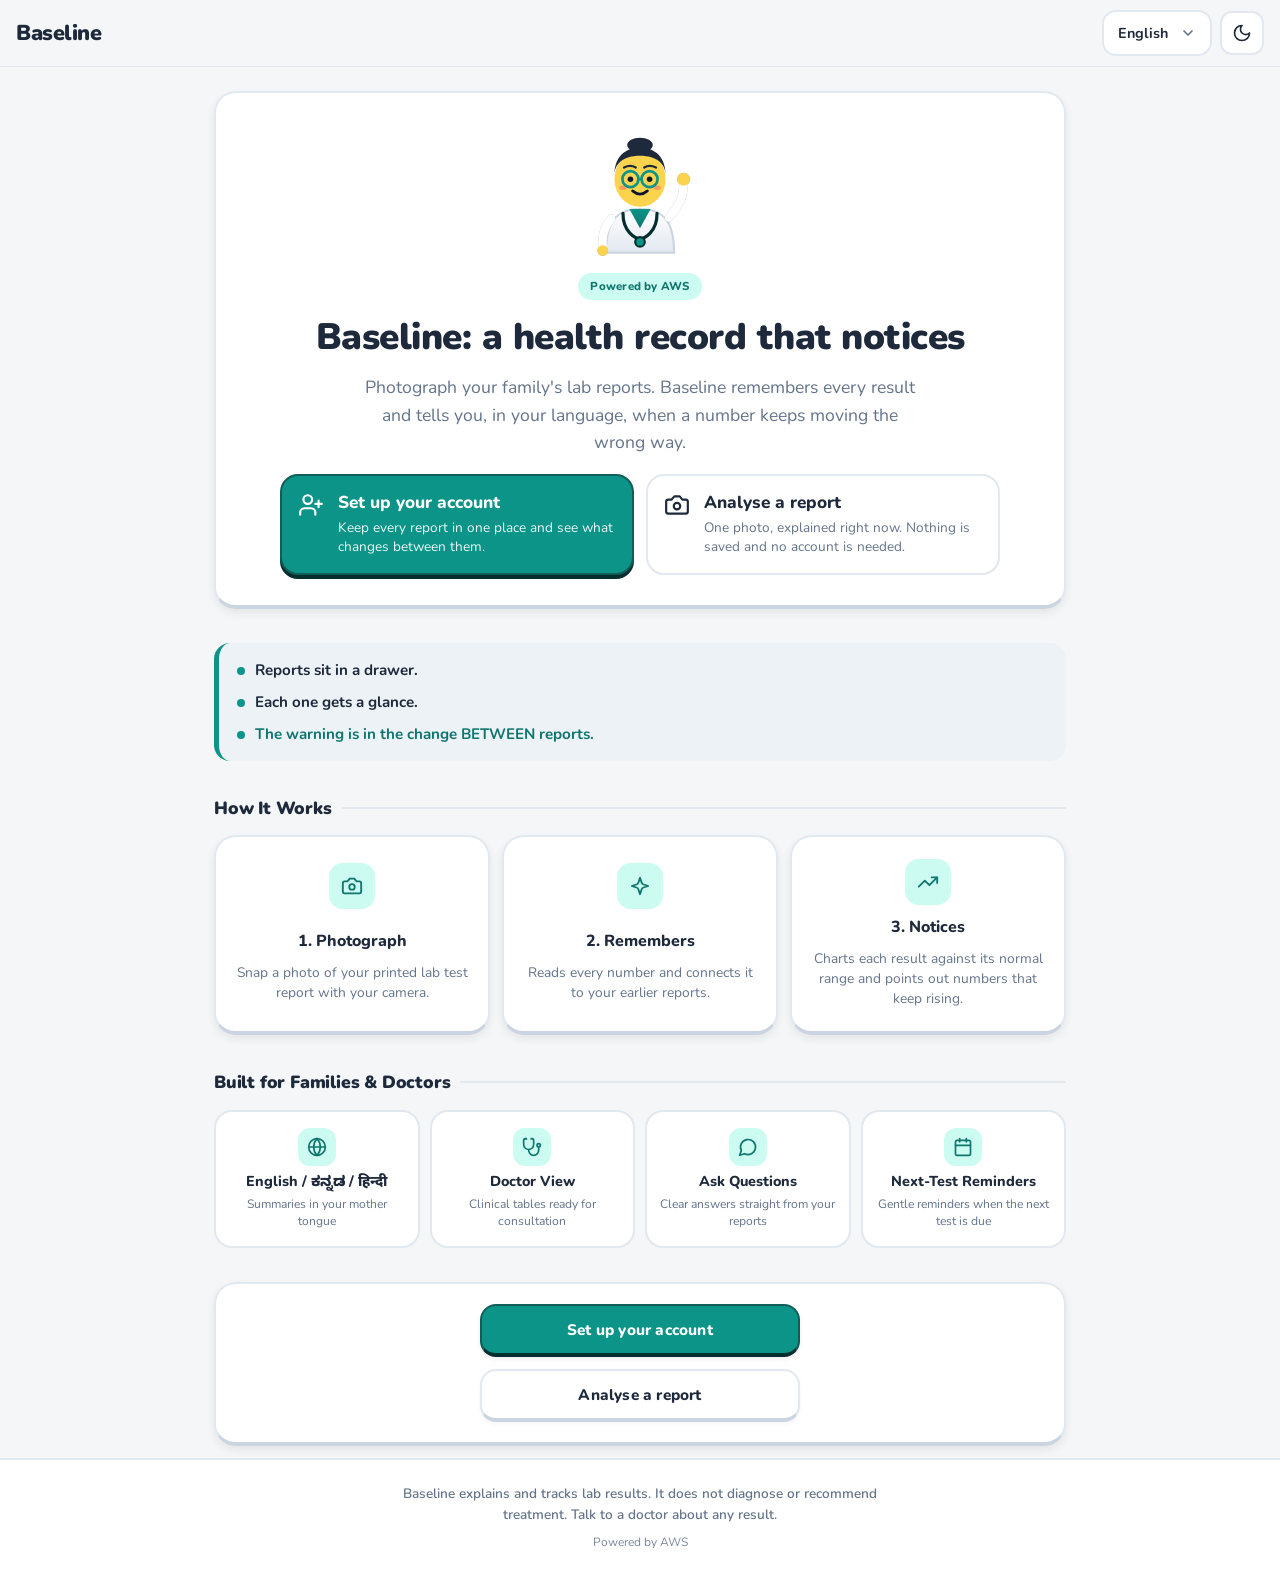
<file: web/index.html>
<!DOCTYPE html>
<html lang="en" data-i18n-title="doc.title">
<head>
  <meta charset="UTF-8">
  <meta name="viewport" content="width=device-width, initial-scale=1.0">
  <title>Baseline - A Health Record That Notices</title>
  <meta name="description" content="Photograph your family's lab reports. Baseline remembers every result and notices when numbers move the wrong way.">

  <!-- Google Fonts: Nunito, IBM Plex Mono, Noto Sans Kannada, Noto Sans Devanagari -->
  <link rel="preconnect" href="https://fonts.googleapis.com">
  <link rel="preconnect" href="https://fonts.gstatic.com" crossorigin>
  <link href="https://fonts.googleapis.com/css2?family=IBM+Plex+Mono:wght@400;500;600&family=Noto+Sans+Devanagari:wght@400;600;700&family=Noto+Sans+Kannada:wght@400;600;700&family=Nunito:wght@400;600;700;800;900&display=swap" rel="stylesheet">

  <link rel="stylesheet" href="styles.css">
  <link rel="manifest" href="manifest.json">
  <meta name="theme-color" content="#0d9488">
  <script>
    try { document.documentElement.setAttribute("data-theme", localStorage.getItem("baseline_theme") || "light"); } catch (e) {}
  </script>
  <style>
    /* ---------- Landing page ----------
       Same building blocks as the app: sticky bar, cards, one column on a phone.
       The page is wider than the app on a laptop, because it is read, not operated. */

    .landing-body { background: var(--bg-app); }

    /* The app's bar has a slot each side of a centred title; here it is brand then actions. */
    .landing-topbar { grid-template-columns: 1fr auto; }
    .landing-brand { justify-self: start; }

    .landing-wrap {
      width: 100%;
      max-width: 460px;
      margin: 0 auto;
      padding: 16px 16px 8px 16px;
      flex: 1;
      display: flex;
      flex-direction: column;
      gap: 28px;
    }

    /* ---- Hero ---- */
    .landing-hero {
      text-align: center;
      padding: 22px 16px 20px 16px;
      display: flex;
      flex-direction: column;
      align-items: center;
      gap: 14px;
    }
    .landing-mascot {
      width: 104px;
      height: 104px;
      animation: floatMascot 3s ease-in-out infinite alternate;
    }
    @keyframes floatMascot {
      0% { transform: translateY(0); }
      100% { transform: translateY(-8px); }
    }
    @media (prefers-reduced-motion: reduce) {
      .landing-mascot { animation: none; }
    }

    /* "Powered by AWS" sits here, with room, instead of fighting the header. */
    .powered-pill {
      display: inline-flex;
      align-items: center;
      gap: 6px;
      background: var(--accent-light);
      color: var(--accent-hover);
      border-radius: 999px;
      padding: 5px 12px;
      font-size: 0.72rem;
      font-weight: 800;
      letter-spacing: 0.02em;
      white-space: nowrap;
    }
    [data-theme="dark"] .powered-pill { color: #ccfbf1; }

    .landing-title {
      font-size: 1.75rem;
      font-weight: 900;
      line-height: 1.25;
      letter-spacing: -0.5px;
      margin: 0;
    }
    .landing-tagline {
      font-size: 1rem;
      color: var(--text-muted);
      max-width: 420px;
      line-height: 1.55;
      margin: 0;
    }

    /* ---- The two ways in ---- */
    .landing-choices {
      display: flex;
      flex-direction: column;
      gap: 12px;
      width: 100%;
      margin-top: 4px;
    }
    .choice {
      display: flex;
      align-items: center;
      gap: 14px;
      text-align: left;
      padding: 16px;
      border-radius: 18px;
      border: 2px solid var(--border-color);
      background: var(--bg-card);
      color: var(--text-main);
      text-decoration: none;
      transition: transform 0.15s ease, box-shadow 0.15s ease, border-color 0.15s ease;
    }
    .choice:hover, .choice:focus-visible {
      transform: translateY(-2px);
      border-color: var(--accent);
      box-shadow: var(--shadow-lg);
    }
    .choice-main {
      background: var(--accent);
      border-color: var(--accent-active);
      color: #fff;
      box-shadow: 0 4px 0 var(--accent-shadow);
    }
    .choice-main:hover, .choice-main:focus-visible { border-color: var(--accent-active); }
    .choice-main .choice-note { color: rgba(255, 255, 255, 0.92); }
    .choice-icon svg { width: 26px; height: 26px; flex-shrink: 0; }
    .choice-text { display: flex; flex-direction: column; gap: 3px; min-width: 0; }
    .choice-title { font-size: 1.08rem; font-weight: 800; line-height: 1.3; }
    .choice-note { font-size: 0.85rem; line-height: 1.45; color: var(--text-muted); }
    .choice-go { margin-left: auto; opacity: 0.7; }
    .choice-go svg { width: 20px; height: 20px; }

    /* ---- Section headings ---- */
    .section-head {
      display: flex;
      align-items: center;
      gap: 10px;
      margin-bottom: 14px;
    }
    .section-head::after {
      content: "";
      flex: 1;
      height: 2px;
      background: var(--border-color);
      border-radius: 2px;
    }
    .section-title {
      font-size: 1.1rem;
      font-weight: 900;
      letter-spacing: -0.2px;
      margin: 0;
    }

    /* ---- Why Baseline exists ---- */
    .problem-box {
      border-left: 5px solid var(--accent);
      background-color: var(--bg-card-subtle);
      border-radius: 16px;
      padding: 16px 18px;
    }
    .problem-list {
      list-style: none;
      display: flex;
      flex-direction: column;
      gap: 10px;
      margin: 0;
      padding: 0;
    }
    .problem-item {
      display: flex;
      align-items: flex-start;
      gap: 10px;
      font-size: 0.95rem;
      font-weight: 700;
      line-height: 1.45;
      color: var(--text-main);
    }
    .problem-item::before {
      content: "";
      width: 8px;
      height: 8px;
      margin-top: 8px;
      border-radius: 50%;
      background: var(--accent);
      flex-shrink: 0;
    }
    .problem-item:last-child { color: var(--accent-hover); }
    [data-theme="dark"] .problem-item:last-child { color: var(--accent-hover); }

    /* ---- How it works ---- */
    .steps-grid {
      display: grid;
      grid-template-columns: 1fr;
      gap: 12px;
    }
    .step-card {
      display: grid;
      grid-template-columns: 46px 1fr;
      grid-template-rows: auto auto;
      align-items: center;
      gap: 4px 14px;
      padding: 16px;
      text-align: left;
    }
    .step-badge {
      grid-row: 1 / 3;
      width: 46px;
      height: 46px;
      border-radius: 14px;
      background: var(--accent-light);
      color: var(--accent-hover);
      display: flex;
      align-items: center;
      justify-content: center;
      position: relative;
    }
    .step-badge svg { width: 22px; height: 22px; }   /* the step number is already in the title */
    .step-title { font-size: 1rem; font-weight: 800; margin: 0; align-self: end; }
    .step-desc { font-size: 0.86rem; color: var(--text-muted); line-height: 1.45; margin: 0; align-self: start; }

    /* ---- What it gives you ---- */
    .features-grid {
      display: grid;
      grid-template-columns: 1fr 1fr;
      gap: 10px;
    }
    .feature-chip {
      background-color: var(--bg-card);
      border: 2px solid var(--border-color);
      border-radius: 18px;
      padding: 16px 12px;
      text-align: center;
      display: flex;
      flex-direction: column;
      align-items: center;
      gap: 6px;
    }
    .feature-icon {
      width: 38px;
      height: 38px;
      border-radius: 12px;
      background: var(--accent-light);
      color: var(--accent-hover);
      display: flex;
      align-items: center;
      justify-content: center;
    }
    .feature-icon svg { width: 20px; height: 20px; }
    .feature-title { font-size: 0.9rem; font-weight: 800; line-height: 1.3; }
    .feature-desc { font-size: 0.76rem; color: var(--text-muted); line-height: 1.4; }

    /* ---- Closing line ---- */
    .landing-close {
      text-align: center;
      display: flex;
      flex-direction: column;
      align-items: center;
      gap: 12px;
      padding: 20px 16px;
    }
    .landing-close .btn { width: 100%; max-width: 320px; }

    /* ---- Wider screens: the page spreads out instead of stretching one column ---- */
    @media (min-width: 720px) {
      .landing-wrap { max-width: 900px; padding: 24px 24px 12px 24px; gap: 34px; }
      .landing-hero { padding: 34px 32px 30px 32px; }
      .landing-mascot { width: 126px; height: 126px; }
      .landing-title { font-size: 2.3rem; }
      .landing-tagline { font-size: 1.1rem; max-width: 560px; }
      .landing-choices { flex-direction: row; max-width: 720px; }
      .choice { flex: 1; align-items: flex-start; }
      .choice-go { display: none; }
      .steps-grid { grid-template-columns: repeat(3, 1fr); }
      .step-card { grid-template-columns: 1fr; grid-template-rows: auto auto auto; justify-items: center; text-align: center; gap: 10px; padding: 22px 16px; }
      .step-badge { grid-row: auto; }
      .features-grid { grid-template-columns: repeat(4, 1fr); }
    }
  </style>
</head>
<body class="landing-body">
  <!-- Brand on the left, language and theme on the right: nothing shares a corner. -->
  <header class="topbar landing-topbar">
    <a href="index.html" class="brand-logo topbar-brand landing-brand" aria-label="Baseline Home" data-i18n-aria="common.home">Baseline</a>
    <div class="header-actions">
      <select class="app-select lang-switch topbar-lang" data-lang-switch data-i18n-aria="common.language" aria-label="Language">
        <option value="en">English</option>
        <option value="kn">ಕನ್ನಡ</option>
        <option value="hi">हिन्दी</option>
      </select>
      <button id="theme-toggle" class="icon-btn" aria-label="Toggle dark mode" data-i18n-aria="common.theme"></button>
    </div>
  </header>

  <main class="landing-wrap">
    <!-- Hero -->
    <section class="card landing-hero">
      <img class="landing-mascot" src="mascot/wave.svg" alt="Cartoon doctor mascot" data-i18n-alt="common.mascotAlt">
      <span class="powered-pill" data-i18n="landing.badge">Powered by AWS</span>
      <h1 class="landing-title" data-i18n="landing.title">Baseline: a health record that notices</h1>
      <p class="landing-tagline" data-i18n="landing.lead">Photograph your family's lab reports. Baseline remembers every result and tells you, in your language, when a number keeps moving the wrong way.</p>
      <div class="landing-choices">
        <a href="login.html" class="choice choice-main" id="main-choice">
          <span class="choice-icon" id="main-choice-icon" data-icon="user-plus"></span>
          <span class="choice-text">
            <span class="choice-title" id="main-choice-title" data-i18n="landing.ctaSetup">Set up your account</span>
            <span class="choice-note" id="main-choice-note" data-i18n="landing.ctaSetupNote">Keep every report in one place and see what changes between them.</span>
          </span>
          <span class="choice-go" data-icon="chevron-right"></span>
        </a>
        <a href="analyze.html" class="choice choice-quick">
          <span class="choice-icon" data-icon="camera"></span>
          <span class="choice-text">
            <span class="choice-title" data-i18n="landing.ctaQuick">Analyse a report</span>
            <span class="choice-note" data-i18n="landing.ctaQuickNote">One photo, explained right now. Nothing is saved and no account is needed.</span>
          </span>
          <span class="choice-go" data-icon="chevron-right"></span>
        </a>
      </div>
    </section>

    <!-- Why Baseline exists -->
    <section aria-label="Why Baseline exists" data-i18n-aria="landing.whyAria">
      <div class="problem-box">
        <ul class="problem-list">
          <li class="problem-item" data-i18n="landing.why1">Reports sit in a drawer.</li>
          <li class="problem-item" data-i18n="landing.why2">Each one gets a glance.</li>
          <li class="problem-item" data-i18n="landing.why3">The warning is in the change BETWEEN reports.</li>
        </ul>
      </div>
    </section>

    <!-- How it works -->
    <section aria-label="How Baseline works" data-i18n-aria="landing.howAria">
      <div class="section-head">
        <h2 class="section-title" data-i18n="landing.how">How It Works</h2>
      </div>
      <div class="steps-grid">
        <div class="card step-card">
          <span class="step-badge" data-step="1" data-icon="camera"></span>
          <h3 class="step-title" data-i18n="landing.step1">1. Photograph</h3>
          <p class="step-desc" data-i18n="landing.step1Text">Snap a photo of your printed lab test report with your camera.</p>
        </div>
        <div class="card step-card">
          <span class="step-badge" data-step="2" data-icon="sparkles"></span>
          <h3 class="step-title" data-i18n="landing.step2">2. Remembers</h3>
          <p class="step-desc" data-i18n="landing.step2Text">Reads every number and connects it to your earlier reports.</p>
        </div>
        <div class="card step-card">
          <span class="step-badge" data-step="3" data-icon="trending-up"></span>
          <h3 class="step-title" data-i18n="landing.step3">3. Notices</h3>
          <p class="step-desc" data-i18n="landing.step3Text">Charts each result against its normal range and points out numbers that keep rising.</p>
        </div>
      </div>
    </section>

    <!-- What it gives you -->
    <section aria-label="Key features" data-i18n-aria="landing.featuresAria">
      <div class="section-head">
        <h2 class="section-title" data-i18n="landing.features">Built for Families &amp; Doctors</h2>
      </div>
      <div class="features-grid">
        <div class="feature-chip">
          <span class="feature-icon" data-icon="globe"></span>
          <span class="feature-title">English / ಕನ್ನಡ / हिन्दी</span>
          <span class="feature-desc" data-i18n="landing.f1Text">Summaries in your mother tongue</span>
        </div>
        <div class="feature-chip">
          <span class="feature-icon" data-icon="stethoscope"></span>
          <span class="feature-title" data-i18n="landing.f2">Doctor View</span>
          <span class="feature-desc" data-i18n="landing.f2Text">Clinical tables ready for consultation</span>
        </div>
        <div class="feature-chip">
          <span class="feature-icon" data-icon="message"></span>
          <span class="feature-title" data-i18n="landing.f3">Ask Questions</span>
          <span class="feature-desc" data-i18n="landing.f3Text">Clear answers straight from your reports</span>
        </div>
        <div class="feature-chip">
          <span class="feature-icon" data-icon="calendar"></span>
          <span class="feature-title" data-i18n="landing.f4">Next-Test Reminders</span>
          <span class="feature-desc" data-i18n="landing.f4Text">Gentle reminders when the next test is due</span>
        </div>
      </div>
    </section>

    <!-- One last way in, for anyone who read to the bottom -->
    <section class="card landing-close" aria-label="Get started" data-i18n-aria="landing.howAria">
      <a href="login.html" class="btn btn-primary" id="closing-choice" data-i18n="landing.ctaSetup">Set up your account</a>
      <a href="analyze.html" class="btn btn-secondary" data-i18n="landing.ctaQuick">Analyse a report</a>
    </section>
  </main>

  <!-- Medical Disclaimer Footer (Mandatory across all screens) -->
  <footer class="app-footer" role="contentinfo">
    <p class="footer-disclaimer" data-i18n="common.boundary">Baseline explains and tracks lab results. It does not diagnose or recommend treatment. Talk to a doctor about any result.</p>
    <p class="footer-meta" data-i18n="common.madeFor">Powered by AWS</p>
  </footer>

  <script src="i18n.js"></script>
  <script src="icons.js"></script>
  <script src="mascot.js"></script>
  <script>
    document.addEventListener("DOMContentLoaded", () => Mascot.decorate(document.querySelector(".landing-mascot"), "wave"));
  </script>

  <!--
    Someone already signed in on this phone should not be offered an account they have.
    The first button then opens their reports instead. The token is only read, never sent:
    if it has expired, the app page asks them to log in again as usual.
  -->
  <script>
    (() => {
      const signedIn = (() => {
        try { return !!localStorage.getItem("baseline_token"); } catch { return false; }
      })();
      if (!signedIn) return;
      const name = (() => {
        try { return (localStorage.getItem("baseline_username") || "").trim(); } catch { return ""; }
      })();

      const swap = () => {
        const choice = document.getElementById("main-choice");
        const closing = document.getElementById("closing-choice");
        const noteKey = name ? "landing.ctaOpenNote" : "landing.ctaOpenNoName";
        choice.href = "app.html";
        closing.href = "app.html";
        document.getElementById("main-choice-title").textContent = t("landing.ctaOpen");
        document.getElementById("main-choice-note").textContent = t(noteKey, { name });
        closing.textContent = t("landing.ctaOpen");
        document.getElementById("main-choice-icon").innerHTML = Icons.svg("file-text");
        // Keep the keys on the elements so a language change redraws the right words.
        document.getElementById("main-choice-title").dataset.i18n = "landing.ctaOpen";
        document.getElementById("main-choice-note").dataset.i18n = noteKey;
        closing.dataset.i18n = "landing.ctaOpen";
      };

      document.addEventListener("DOMContentLoaded", swap);
      // I18n.apply() on a language change rewrites from the keys, so the name goes back in after it.
      document.addEventListener("baseline:lang", () => {
        const noteKey = name ? "landing.ctaOpenNote" : "landing.ctaOpenNoName";
        document.getElementById("main-choice-note").textContent = t(noteKey, { name });
      });
    })();
  </script>

  <!-- Theme Toggle Controller -->
  <script>
    (() => {
      const themeBtn = document.getElementById("theme-toggle");
      const currentTheme = localStorage.getItem("baseline_theme") || "light";
      document.documentElement.setAttribute("data-theme", currentTheme);
      const drawIcon = (theme) => { if (themeBtn) themeBtn.innerHTML = Icons.svg(theme === "dark" ? "sun" : "moon"); };
      drawIcon(currentTheme);

      if (themeBtn) {
        themeBtn.addEventListener("click", () => {
          const active = document.documentElement.getAttribute("data-theme");
          const next = active === "dark" ? "light" : "dark";
          document.documentElement.setAttribute("data-theme", next);
          try {
            localStorage.setItem("baseline_theme", next);
          } catch (e) {}
          drawIcon(next);
        });
      }
    })();
  </script>
</body>
</html>
</file>
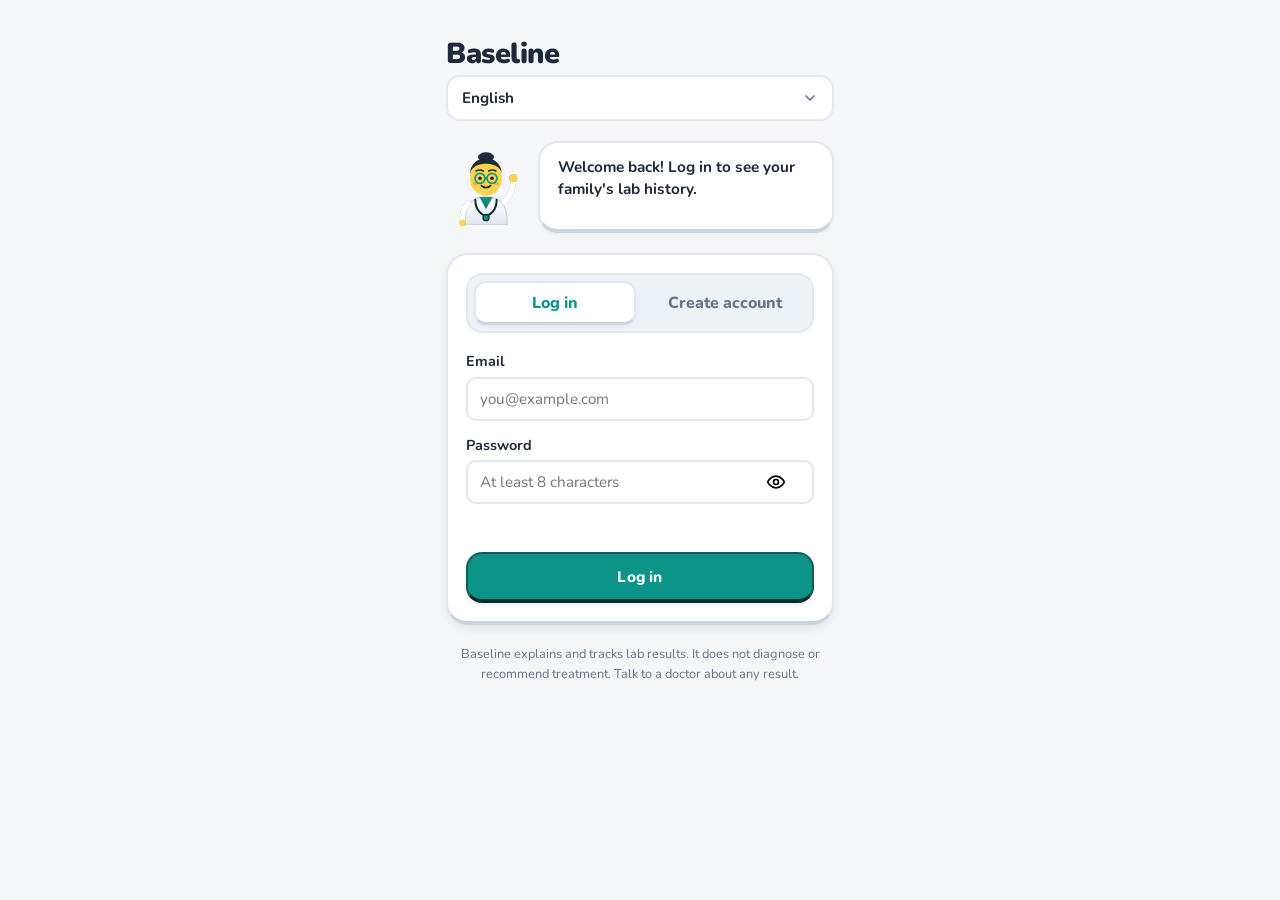
<file: web/app.html>
<!DOCTYPE html>
<html lang="en" data-i18n-title="doc.title">
<head>
  <meta charset="UTF-8">
  <meta name="viewport" content="width=device-width, initial-scale=1.0">
  <title>Baseline - A Health Record That Notices</title>
  <meta name="description" content="Baseline tracks family lab results over time, highlighting trends and out-of-range values.">

  <link rel="preconnect" href="https://fonts.googleapis.com">
  <link rel="preconnect" href="https://fonts.gstatic.com" crossorigin>
  <link href="https://fonts.googleapis.com/css2?family=IBM+Plex+Mono:wght@400;500;600&family=Noto+Sans+Devanagari:wght@400;600;700&family=Noto+Sans+Kannada:wght@400;600;700&family=Nunito:wght@400;600;700;800;900&display=swap" rel="stylesheet">

  <link rel="stylesheet" href="styles.css">
  <link rel="manifest" href="manifest.json">
  <meta name="theme-color" content="#0d9488">
  <script>
    try { document.documentElement.setAttribute("data-theme", localStorage.getItem("baseline_theme") || "light"); } catch (e) {}
  </script>
</head>
<body>
  <!-- ===== Top bar: menu, brand, profile ===== -->
  <header class="topbar">
    <button type="button" id="menu-btn" class="icon-btn" aria-label="Open menu" data-i18n-aria="menu.open" aria-expanded="false" aria-controls="menu-drawer">
      <span data-icon="menu"></span>
    </button>
    <a href="index.html" class="brand-logo topbar-brand" aria-label="Baseline Home" data-i18n-aria="common.home">Baseline</a>
    <div class="profile-wrap">
      <button type="button" id="profile-btn" class="avatar-btn" aria-label="Your account" data-i18n-aria="profile.open" aria-expanded="false" aria-controls="profile-menu">
        <span id="avatar-initials" aria-hidden="true"></span>
      </button>
      <div id="profile-menu" class="profile-menu" hidden>
        <p class="profile-name" id="profile-name"></p>
        <p class="profile-email" id="profile-email"></p>
        <button type="button" id="profile-edit-btn" class="menu-item"><span data-icon="user"></span><span id="profile-edit-label" data-i18n="profile.edit">Edit my profile</span></button>
        <button type="button" id="logout-btn" class="menu-item"><span data-icon="log-out"></span><span data-i18n="app.logout">Log out</span></button>
      </div>
    </div>
  </header>

  <!-- ===== Slide-out menu ===== -->
  <div id="menu-backdrop" class="drawer-backdrop" hidden></div>
  <nav id="menu-drawer" class="drawer" aria-label="Menu" data-i18n-aria="menu.title" hidden>
    <div class="drawer-head">
      <span class="drawer-title" data-i18n="menu.title">Menu</span>
      <button type="button" id="menu-close-btn" class="icon-btn" aria-label="Close menu" data-i18n-aria="menu.close"><span data-icon="x"></span></button>
    </div>
    <label class="drawer-row" for="lang-select">
      <span data-icon="globe"></span>
      <span data-i18n="common.language">Language</span>
      <select id="lang-select" class="app-select drawer-select" aria-label="Language" data-i18n-aria="common.language">
        <option value="en">English</option>
        <option value="kn">ಕನ್ನಡ</option>
        <option value="hi">हिन्दी</option>
      </select>
    </label>
    <label class="drawer-row" for="theme-switch">
      <span data-icon="moon"></span>
      <span data-i18n="menu.theme">Dark mode</span>
      <input type="checkbox" id="theme-switch" class="switch" role="switch">
    </label>
    <button type="button" id="menu-doctor-btn" class="drawer-row drawer-button" hidden>
      <span data-icon="stethoscope"></span>
      <span data-i18n="menu.doctorView">Doctor view</span>
    </button>
    <a href="index.html" class="drawer-row drawer-button">
      <span data-icon="info"></span>
      <span data-i18n="menu.about">About Baseline</span>
    </a>
    <p class="drawer-foot" data-i18n="common.madeFor">Made for the AWS student hackathon</p>
  </nav>

  <main class="app-container">
    <!-- ===== Whose results ===== -->
    <section class="person-bar" aria-label="Whose results" data-i18n-aria="person.switch">
      <div class="person-select-wrap">
        <select id="person-select" class="app-select person-select" aria-label="Whose results" data-i18n-aria="person.switch">
          <option value="" data-i18n="app.loadingProfiles">Loading profiles...</option>
        </select>
        <p id="person-meta" class="person-meta"></p>
      </div>
      <button type="button" id="edit-person-btn" class="icon-btn" aria-label="Edit this person" data-i18n-aria="person.edit" hidden><span data-icon="pencil"></span></button>
      <button type="button" id="add-person-btn" class="icon-btn icon-btn-accent" aria-label="Add a person" data-i18n-aria="person.add"><span data-icon="user-plus"></span></button>
    </section>

    <!-- ===== Dr. Bindu ===== -->
    <section id="mascot-container" class="mascot-section" aria-label="Doctor Mascot Assistant" data-i18n-aria="app.mascotAria">
      <div class="mascot-avatar-wrapper">
        <img class="mascot-avatar" src="mascot/wave.svg" alt="Cartoon doctor mascot" data-i18n-alt="common.mascotAlt">
      </div>
      <div class="mascot-bubble" role="status" aria-live="polite">Hello! Loading your health records...</div>
    </section>

    <!-- ===== Tabs ===== -->
    <div class="tabs" role="tablist" aria-label="Sections" data-i18n-aria="tabs.aria">
      <button type="button" role="tab" id="tab-results" class="tab active" aria-selected="true" aria-controls="panel-results"><span data-icon="activity"></span><span data-i18n="tabs.results">Results</span></button>
      <button type="button" role="tab" id="tab-history" class="tab" aria-selected="false" aria-controls="panel-history"><span data-icon="history"></span><span data-i18n="tabs.history">History</span></button>
      <button type="button" role="tab" id="tab-ask" class="tab" aria-selected="false" aria-controls="panel-ask"><span data-icon="message"></span><span data-i18n="tabs.ask">Ask</span></button>
    </div>

    <!-- ===== Results ===== -->
    <section id="panel-results" class="tab-panel" role="tabpanel" aria-labelledby="tab-results">
      <div class="card upload-card" aria-label="Upload New Lab Report" data-i18n-aria="upload.aria">
        <h2 class="card-title" data-i18n="upload.title">Add a Report</h2>
        <p class="card-hint" data-i18n="upload.hint">Take a clear, flat photo of the whole report.</p>
        <div class="upload-actions-grid">
          <button type="button" id="take-photo-btn" class="btn btn-primary"><span data-icon="camera"></span><span data-i18n="upload.take">Take photo</span></button>
          <button type="button" id="choose-gallery-btn" class="btn btn-secondary"><span data-icon="image"></span><span data-i18n="upload.gallery">From gallery</span></button>
        </div>
        <input type="file" id="camera-input" accept="image/*" capture="environment" hidden>
        <input type="file" id="gallery-input" accept="image/*" hidden>
        <div id="photo-preview-container" class="photo-preview-box" hidden>
          <img id="photo-preview" src="" alt="Selected lab report preview" data-i18n-alt="upload.previewAlt">
        </div>
        <details class="collapsible-details">
          <summary data-i18n="upload.dateToggle">Date not printed clearly?</summary>
          <div class="collapsible-content">
            <label for="custom-report-date" class="field-label" data-i18n="upload.dateLabel">Report Date (Optional)</label>
            <input type="date" id="custom-report-date" class="date-input">
          </div>
        </details>
        <button type="button" id="read-report-btn" class="btn btn-primary btn-block" disabled><span data-i18n="upload.read">Read report</span></button>
        <div id="upload-status" class="upload-status" role="status" aria-live="polite"></div>
      </div>

      <div id="latest-summary" class="card summary-card" hidden></div>
      <div id="reminder-path-section" hidden></div>
      <div id="trends-container" class="trends-list" aria-label="Lab Test Trends" data-i18n-aria="trends.aria"></div>
    </section>

    <!-- ===== History ===== -->
    <section id="panel-history" class="tab-panel" role="tabpanel" aria-labelledby="tab-history" hidden>
      <ul id="history-list" class="history-list"></ul>
    </section>

    <!-- ===== Ask ===== -->
    <section id="panel-ask" class="tab-panel" role="tabpanel" aria-labelledby="tab-ask" hidden>
      <div class="card chat-card" aria-label="Ask questions about lab results" data-i18n-aria="chat.aria">
        <h2 class="card-title" data-i18n="chat.title">Ask about these results</h2>
        <div class="chat-chips-container" role="group" aria-label="Quick questions" data-i18n-aria="chat.quickAria">
          <button type="button" class="chip-btn" data-i18n="chat.q1">Is anything getting worse?</button>
          <button type="button" class="chip-btn" data-i18n="chat.q2">What should I ask the doctor?</button>
          <button type="button" class="chip-btn" data-i18n="chat.q3">Explain HbA1c simply.</button>
        </div>
        <div id="chat-messages" class="chat-messages" role="log" aria-live="polite">
          <div class="chat-bubble mascot-reply-bubble" data-i18n="chat.welcome">Ask me any question about these lab tests.</div>
        </div>
        <form id="chat-form" class="chat-input-form">
          <div class="chat-input-row">
            <label for="chat-input" class="sr-only" data-i18n="chat.label">Type a question</label>
            <input type="text" id="chat-input" class="chat-text-input" maxlength="500" placeholder="Ask about your numbers..." data-i18n-placeholder="chat.placeholder" autocomplete="off" required>
            <button type="submit" id="chat-send-btn" class="btn btn-primary btn-sm" aria-label="Send" data-i18n-aria="chat.send"><span data-icon="send"></span></button>
          </div>
          <div class="chat-meta-row">
            <span data-i18n="chat.note">Answers come only from these reports. Baseline doesn't diagnose.</span>
            <span id="chat-char-counter">0/500</span>
          </div>
        </form>
      </div>
    </section>
  </main>

  <footer class="app-footer" role="contentinfo">
    <p class="footer-disclaimer" data-i18n="common.boundary">Baseline explains and tracks lab results. It does not diagnose or recommend treatment. Talk to a doctor about any result.</p>
  </footer>

  <!-- ===== Person form (setup, add, edit) ===== -->
  <div id="person-modal" class="modal-backdrop" role="dialog" aria-modal="true" aria-labelledby="person-modal-title" hidden>
    <div class="modal-sheet modal-narrow">
      <h2 id="person-modal-title" class="modal-title"></h2>
      <p id="person-modal-intro" class="modal-intro" hidden></p>
      <form id="person-form" class="form-stack" novalidate>
        <div class="form-row">
          <div class="field field-small">
            <label for="pf-title" class="field-label" data-i18n="person.title">Title</label>
            <select id="pf-title" class="app-select">
              <option value="" data-i18n="person.none">(None)</option>
              <option value="Mr">Mr</option><option value="Ms">Ms</option><option value="Mrs">Mrs</option>
              <option value="Miss">Miss</option><option value="Dr">Dr</option><option value="Mx">Mx</option>
            </select>
          </div>
          <div class="field">
            <label for="pf-name" class="field-label" data-i18n="person.name">Full Name</label>
            <input type="text" id="pf-name" class="date-input" maxlength="40" required placeholder="e.g. Sunita Rao" data-i18n-placeholder="person.namePh" autocomplete="name">
          </div>
        </div>
        <div class="form-row">
          <div class="field">
            <label for="pf-gender" class="field-label" data-i18n="gender.label">Gender</label>
            <select id="pf-gender" class="app-select" required>
              <option value="" data-i18n="gender.choose">Choose</option>
              <option value="female" data-i18n="gender.female">Female</option>
              <option value="male" data-i18n="gender.male">Male</option>
              <option value="other" data-i18n="gender.other">Other</option>
            </select>
          </div>
          <div class="field field-small">
            <label for="pf-age" class="field-label" data-i18n="person.age">Age (years)</label>
            <input type="number" id="pf-age" class="date-input" min="0" max="120" step="1" inputmode="numeric" required>
          </div>
        </div>
        <div class="form-row">
          <div class="field">
            <label for="pf-height" class="field-label" data-i18n="person.height">Height in cm (optional)</label>
            <input type="number" id="pf-height" class="date-input" min="30" max="250" step="0.1" inputmode="decimal">
          </div>
          <div class="field">
            <label for="pf-weight" class="field-label" data-i18n="person.weight">Weight in kg (optional)</label>
            <input type="number" id="pf-weight" class="date-input" min="1" max="350" step="0.1" inputmode="decimal">
          </div>
        </div>
        <label id="pf-self-row" class="check-row"><input type="checkbox" id="pf-self"><span data-i18n="person.isMe">This is me</span></label>
        <div id="person-form-error" class="form-error" role="alert"></div>
        <div class="modal-actions">
          <button type="button" id="person-cancel-btn" class="btn btn-secondary btn-sm"></button>
          <button type="submit" id="person-save-btn" class="btn btn-primary btn-sm"></button>
        </div>
      </form>
    </div>
  </div>

  <!-- ===== Review before saving ===== -->
  <div id="review-modal" class="modal-backdrop" role="dialog" aria-modal="true" aria-labelledby="review-title" hidden>
    <div class="modal-sheet">
      <div id="review-content"></div>
    </div>
  </div>

  <!-- ===== One saved report ===== -->
  <div id="report-modal" class="modal-backdrop" role="dialog" aria-modal="true" aria-labelledby="report-title" hidden>
    <div class="modal-sheet">
      <div id="report-content"></div>
    </div>
  </div>

  <!-- ===== Doctor view (clinical English) ===== -->
  <div id="doctor-modal" class="modal-backdrop" role="dialog" aria-modal="true" aria-label="Clinical Doctor View" hidden>
    <div id="doctor-modal-content" class="modal-sheet"></div>
  </div>

  <!-- ===== Report added ===== -->
  <div id="celebration-modal" class="celebration-overlay" role="status" aria-live="assertive">
    <div class="celebration-card">
      <div class="celebration-icon" data-icon="check"></div>
      <h3 class="celebration-title" data-i18n="celebrate.title">Report Added!</h3>
      <p class="celebration-subtitle" data-i18n="celebrate.text">Baseline recorded results into history.</p>
    </div>
  </div>

  <script src="i18n.js"></script>
  <script src="icons.js"></script>
  <script src="config.js"></script>
  <script src="mock.js"></script>
  <script src="api.js"></script>
  <script src="mascot.js"></script>
  <script src="cards.js"></script>
  <script src="app.js"></script>
  <script>
    if ("serviceWorker" in navigator) {
      window.addEventListener("load", () => navigator.serviceWorker.register("sw.js").catch(() => {}));
    }
  </script>
</body>
</html>
</file>
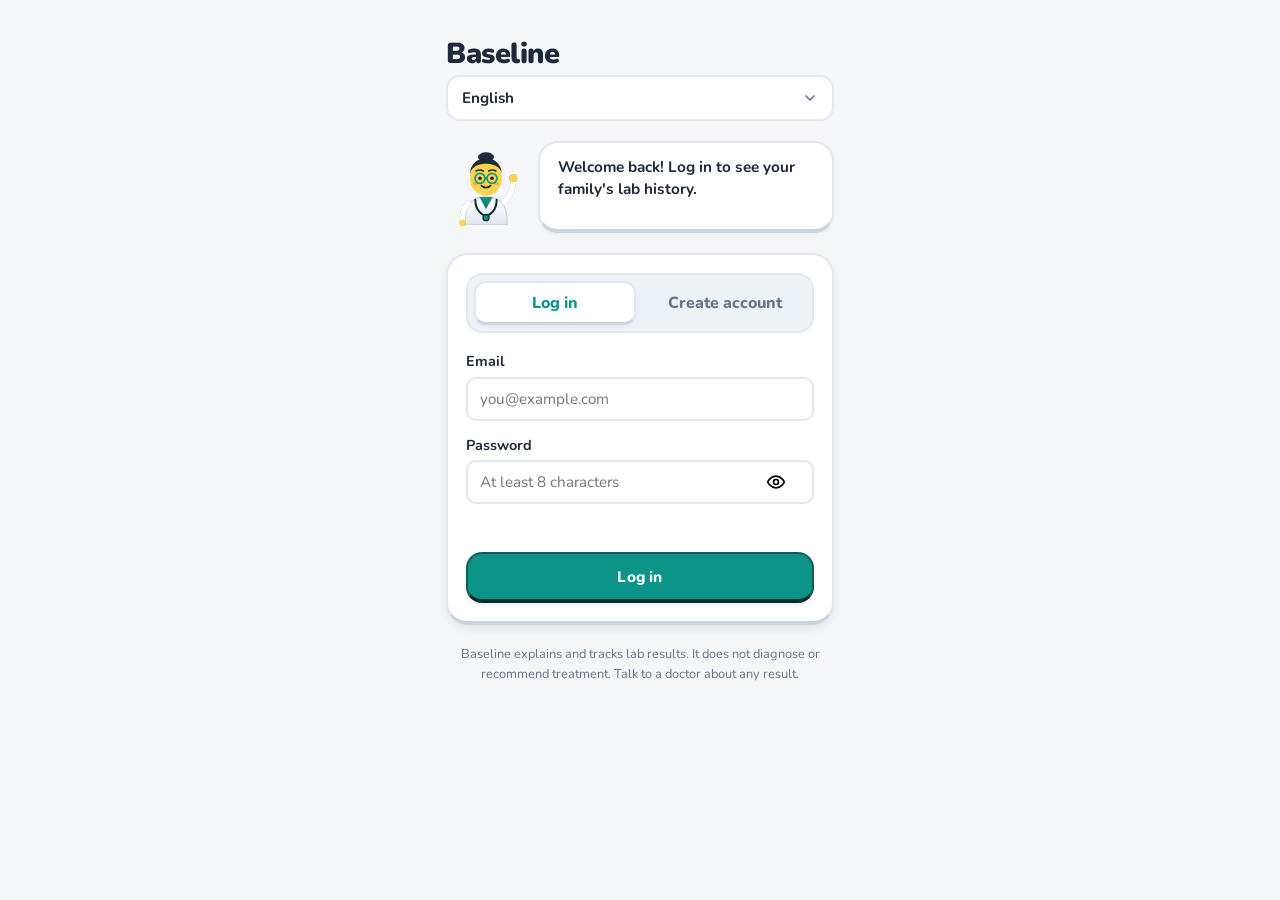
<file: web/login.html>
<!DOCTYPE html>
<html lang="en" data-i18n-title="doc.titleLogin">
<head>
  <meta charset="UTF-8">
  <meta name="viewport" content="width=device-width, initial-scale=1.0">
  <title>Baseline - Log in</title>
  <meta name="description" content="Log in to Baseline, the health record that notices.">

  <link rel="preconnect" href="https://fonts.googleapis.com">
  <link rel="preconnect" href="https://fonts.gstatic.com" crossorigin>
  <link href="https://fonts.googleapis.com/css2?family=IBM+Plex+Mono:wght@400;500;600&family=Noto+Sans+Devanagari:wght@400;600;700&family=Noto+Sans+Kannada:wght@400;600;700&family=Nunito:wght@400;600;700;800;900&display=swap" rel="stylesheet">

  <link rel="stylesheet" href="styles.css">
  <link rel="manifest" href="manifest.json">
  <meta name="theme-color" content="#0d9488">
  <script>
    // Apply the saved theme before the page paints, so there's no flash.
    try { document.documentElement.setAttribute("data-theme", localStorage.getItem("baseline_theme") || "light"); } catch (e) {}
  </script>
</head>
<body>
  <main class="auth-page">
    <div class="auth-top">
      <a href="index.html" class="brand-logo auth-brand" aria-label="Baseline Home" data-i18n-aria="common.home"><span>Baseline</span></a>
      <select class="app-select lang-switch" data-lang-switch data-i18n-aria="common.language" aria-label="Language">
        <option value="en">English</option>
        <option value="kn">ಕನ್ನಡ</option>
        <option value="hi">हिन्दी</option>
      </select>
    </div>

    <div class="auth-mascot">
      <img class="mascot-avatar" src="mascot/wave.svg" alt="Cartoon doctor mascot" data-i18n-alt="common.mascotAlt">
      <p class="mascot-bubble" id="auth-greeting">Welcome back! Log in to see your family's lab history.</p>
    </div>

    <section class="card auth-card">
      <div class="auth-tabs" role="tablist" aria-label="Log in or create an account" data-i18n-aria="login.tabsAria">
        <button type="button" role="tab" id="tab-login" class="auth-tab active" aria-selected="true" data-i18n="login.login">Log in</button>
        <button type="button" role="tab" id="tab-register" class="auth-tab" aria-selected="false" data-i18n="login.register">Create account</button>
      </div>

      <form id="auth-form" class="auth-form" novalidate>
        <div id="username-row" hidden>
          <label for="auth-username" class="auth-label" data-i18n="login.username">Username</label>
          <input type="text" id="auth-username" class="date-input auth-input" autocomplete="nickname" maxlength="30" placeholder="What should we call you?" data-i18n-placeholder="login.usernamePh">
        </div>

        <div>
          <label for="auth-email" class="auth-label" data-i18n="login.email">Email</label>
          <input type="email" id="auth-email" class="date-input auth-input" autocomplete="email" required maxlength="254" placeholder="you@example.com">
        </div>

        <div>
          <label for="auth-password" class="auth-label" data-i18n="login.password">Password</label>
          <div class="password-field">
            <input type="password" id="auth-password" class="date-input auth-input" autocomplete="current-password" required minlength="8" maxlength="128" placeholder="At least 8 characters" data-i18n-placeholder="login.passwordPh">
            <button type="button" class="reveal-btn" data-target="auth-password" aria-label="Show password" data-i18n-aria="login.show" aria-pressed="false" data-icon="eye"></button>
          </div>
        </div>

        <div id="confirm-row" hidden>
          <label for="auth-confirm" class="auth-label" data-i18n="login.confirm">Confirm password</label>
          <div class="password-field">
            <input type="password" id="auth-confirm" class="date-input auth-input" autocomplete="new-password" maxlength="128" placeholder="Type it again" data-i18n-placeholder="login.confirmPh">
            <button type="button" class="reveal-btn" data-target="auth-confirm" aria-label="Show password" data-i18n-aria="login.show" aria-pressed="false" data-icon="eye"></button>
          </div>
        </div>

        <div id="auth-notice" class="auth-notice" role="status"></div>
        <div id="auth-error" class="auth-error" role="alert"></div>

        <button type="submit" id="auth-submit" class="btn btn-primary auth-submit">Log in</button>
      </form>
    </section>

    <p class="auth-boundary" data-i18n="common.boundary">Baseline explains and tracks lab results. It does not diagnose or recommend treatment. Talk to a doctor about any result.</p>
  </main>

  <script src="i18n.js"></script>
  <script src="icons.js"></script>
  <script src="config.js"></script>
  <script src="mock.js"></script>
  <script src="api.js"></script>
  <script src="mascot.js"></script>
  <script>
    Mascot.decorate(document.querySelector(".auth-mascot .mascot-avatar"), "wave");

    (() => {
      // Already logged in? Go straight to the app.
      if (Auth.token()) {
        window.location.replace("app.html");
        return;
      }

      let mode = "login";   // or "register"
      const tabLogin = document.getElementById("tab-login");
      const tabRegister = document.getElementById("tab-register");
      const confirmRow = document.getElementById("confirm-row");
      const usernameRow = document.getElementById("username-row");
      const username = document.getElementById("auth-username");
      const password = document.getElementById("auth-password");
      const confirm = document.getElementById("auth-confirm");
      const submit = document.getElementById("auth-submit");
      const errorBox = document.getElementById("auth-error");
      const notice = document.getElementById("auth-notice");
      const greeting = document.getElementById("auth-greeting");

      function setMode(next) {
        mode = next;
        const isRegister = mode === "register";
        tabLogin.classList.toggle("active", !isRegister);
        tabRegister.classList.toggle("active", isRegister);
        tabLogin.setAttribute("aria-selected", String(!isRegister));
        tabRegister.setAttribute("aria-selected", String(isRegister));
        confirmRow.hidden = !isRegister;
        usernameRow.hidden = !isRegister;
        password.autocomplete = isRegister ? "new-password" : "current-password";
        submit.textContent = t(isRegister ? "login.register" : "login.login");
        greeting.textContent = t(isRegister ? "login.welcomeNew" : "login.welcome");
        errorBox.textContent = "";
        notice.textContent = "";
      }

      // Show / hide password: switch the input between type "password" and "text".
      document.querySelectorAll(".reveal-btn").forEach((btn) => {
        btn.addEventListener("click", () => {
          const input = document.getElementById(btn.dataset.target);
          const show = input.type === "password";
          input.type = show ? "text" : "password";
          btn.setAttribute("aria-pressed", String(show));
          btn.setAttribute("aria-label", t(show ? "login.hide" : "login.show"));
          btn.innerHTML = Icons.svg(show ? "eye-off" : "eye");
        });
      });

      // Language switched: redraw the text this script set itself (the rest is data-i18n).
      document.addEventListener("baseline:lang", () => {
        const notice = errorBox.textContent;
        setMode(mode);
        errorBox.textContent = notice;
        document.querySelectorAll(".reveal-btn").forEach((btn) => {
          btn.setAttribute("aria-label", t(btn.getAttribute("aria-pressed") === "true" ? "login.hide" : "login.show"));
        });
      });

      tabLogin.addEventListener("click", () => setMode("login"));
      setMode("login");
      tabRegister.addEventListener("click", () => setMode("register"));

      document.getElementById("auth-form").addEventListener("submit", async (event) => {
        event.preventDefault();
        errorBox.textContent = "";
        const email = document.getElementById("auth-email").value.trim();

        if (mode === "register" && password.value !== confirm.value) {
          errorBox.textContent = t("login.mismatch");
          return;
        }

        submit.disabled = true;
        submit.textContent = t(mode === "register" ? "login.creating" : "login.loggingIn");
        try {
          if (mode === "register") {
            // Account created: switch to the login tab so the person logs in themselves.
            const created = await API.register(email, password.value, username.value);
            setMode("login");
            document.getElementById("auth-email").value = created.email;
            password.value = "";
            confirm.value = "";
            notice.textContent = t("login.created", { name: created.username });
            submit.disabled = false;
            password.focus();
            return;
          }
          await API.login(email, password.value);
          window.location.replace("app.html");
        } catch (err) {
          errorBox.textContent = err.message;
          submit.disabled = false;
          submit.textContent = t(mode === "register" ? "login.register" : "login.login");
        }
      });
    })();
  </script>
</body>
</html>
</file>
<file: web/styles.css>
/* ==========================================================================
   BASELINE COMPLETE DESIGN SYSTEM & STYLESHEET
   Mobile-first (390px default), Duolingo-inspired chunky UI, Dark/Light modes
   ========================================================================== */

/* --------------------------------------------------------------------------
   Design Tokens & CSS Variables
   -------------------------------------------------------------------------- */
:root {
  /* Light Theme (Default) */
  --bg-app: #f4f6f8;
  --bg-card: #ffffff;
  --bg-card-subtle: #edf2f7;
  --text-main: #1e293b;
  --text-muted: #64748b;
  --border-color: #e2e8f0;
  --border-strong: #cbd5e1;

  /* Friendly Warm Emerald / Teal Primary Accent (Duolingo Tactile) */
  --accent: #0d9488;
  --accent-light: #ccfbf1;
  --accent-hover: #0f766e;
  --accent-active: #115e59;
  --accent-shadow: #042f2e;

  /* Duolingo Signature Vibrant Accents */
  --duo-green: #58cc02;
  --duo-green-shadow: #46a302;
  --duo-green-hover: #61e002;
  --duo-blue: #1cb0f6;
  --duo-blue-shadow: #1899d6;
  --duo-amber: #ff9600;
  --duo-amber-shadow: #e58500;
  --duo-purple: #ce82ff;
  --duo-purple-shadow: #a559e0;

  /* Alert / Out-of-Range (Duolingo Coral Red) */
  --danger: #ff4b4b;
  --danger-light: #fee2e2;
  --danger-border: #fca5a5;
  --danger-shadow: #d33131;

  /* Normal Range SVG Band */
  --band-fill: rgba(13, 148, 136, 0.12);
  --band-stroke: rgba(13, 148, 136, 0.35);

  /* Chart Line & Dot Colors */
  --chart-line: #0d9488;
  --chart-dot: #0f766e;
  --chart-dot-latest: #042f2e;
  --chart-dot-out: #ff4b4b;

  /* Focus outline */
  --focus-ring: #1cb0f6;

  /* Elevation / 3D button depths */
  --btn-bottom-depth: 4px;
  --card-bottom-depth: 4px;
  --shadow-sm: 0 2px 4px rgba(0, 0, 0, 0.04);
  --shadow-md: 0 4px 10px rgba(0, 0, 0, 0.07);
  --shadow-lg: 0 12px 24px -4px rgba(0, 0, 0, 0.12);

  /* Typography */
  --font-main: "Nunito", -apple-system, BlinkMacSystemFont, "Segoe UI", Roboto, sans-serif;
  --font-mono: "IBM Plex Mono", monospace;
  --font-kannada: "Noto Sans Kannada", sans-serif;
  --font-hindi: "Noto Sans Devanagari", sans-serif;

  --line-height-normal: 1.5;
  --line-height-indic: 1.8;
}

/* Dark Theme */
[data-theme="dark"] {
  --bg-app: #0f172a;
  --bg-card: #1e293b;
  --bg-card-subtle: #334155;
  --text-main: #f8fafc;
  --text-muted: #94a3b8;
  --border-color: #334155;
  --border-strong: #475569;

  --accent: #14b8a6;
  --accent-light: #134e4a;
  --accent-hover: #2dd4bf;
  --accent-active: #0d9488;
  --accent-shadow: #042f2e;

  --duo-green: #58cc02;
  --duo-green-shadow: #2e6901;
  --duo-green-hover: #61e002;
  --duo-blue: #38bdf8;
  --duo-blue-shadow: #0369a1;
  --duo-amber: #fbbf24;
  --duo-amber-shadow: #b45309;
  --duo-purple: #c084fc;
  --duo-purple-shadow: #7e22ce;

  --danger: #f87171;
  --danger-light: #450a0a;
  --danger-border: #7f1d1d;
  --danger-shadow: #991b1b;

  --band-fill: rgba(20, 184, 166, 0.18);
  --band-stroke: rgba(20, 184, 166, 0.4);

  --chart-line: #2dd4bf;
  --chart-dot: #5eead4;
  --chart-dot-latest: #ffffff;
  --chart-dot-out: #f87171;

  --focus-ring: #38bdf8;
  --shadow-sm: 0 2px 4px rgba(0, 0, 0, 0.3);
  --shadow-md: 0 6px 12px rgba(0, 0, 0, 0.4);
  --shadow-lg: 0 14px 28px rgba(0, 0, 0, 0.5);
}

/* --------------------------------------------------------------------------
   Reset & Base Styles
   -------------------------------------------------------------------------- */
*, *::before, *::after {
  box-sizing: border-box;
  margin: 0;
  padding: 0;
}

html {
  font-size: 16px;
  -webkit-tap-highlight-color: transparent;
}

body {
  font-family: var(--font-main), var(--font-kannada), var(--font-hindi);
  background-color: var(--bg-app);
  color: var(--text-main);
  line-height: var(--line-height-normal);
  min-height: 100vh;
  display: flex;
  flex-direction: column;
}

/* Kannada and Hindi extra line-height */
html[lang="kn"], html[lang="hi"],
.lang-kn, .lang-hi {
  line-height: var(--line-height-indic);
}

:focus-visible {
  outline: 3px solid var(--focus-ring);
  outline-offset: 2px;
}

/* --------------------------------------------------------------------------
   Layout & Container (Mobile-first ~390px, laptop friendly)
   -------------------------------------------------------------------------- */
.app-container {
  width: 100%;
  max-width: 440px;
  margin: 0 auto;
  padding: 16px;
  flex: 1;
  display: flex;
  flex-direction: column;
  gap: 16px;
}

@media (min-width: 768px) {
  .app-container {
    max-width: 640px;
    padding: 24px 20px;
    gap: 20px;
  }
}

/* --------------------------------------------------------------------------
   Duolingo-style Chunky Buttons & Tap Targets (>= 44px)
   -------------------------------------------------------------------------- */
.btn {
  display: inline-flex;
  align-items: center;
  justify-content: center;
  gap: 8px;
  min-height: 48px;
  padding: 12px 20px;
  font-family: inherit;
  font-size: 0.96rem;
  font-weight: 800;
  letter-spacing: 0.2px;
  text-decoration: none;
  border-radius: 16px;
  border: 2px solid transparent;
  cursor: pointer;
  transition: transform 0.08s cubic-bezier(0.34, 1.56, 0.64, 1), box-shadow 0.08s ease, background-color 0.15s ease;
  user-select: none;
  text-align: center;
  position: relative;
}

.btn-primary {
  background-color: var(--accent);
  color: #ffffff;
  border-color: var(--accent-active);
  border-bottom: 4px solid var(--accent-shadow);
  box-shadow: 0 2px 4px rgba(0, 0, 0, 0.08);
}

.btn-primary:hover:not(:disabled) {
  background-color: var(--accent-hover);
}

.btn-primary:active:not(:disabled) {
  transform: translateY(3px);
  border-bottom-width: 1px;
  box-shadow: none;
}

.btn-secondary {
  background-color: var(--bg-card);
  color: var(--text-main);
  border: 2px solid var(--border-color);
  border-bottom: 4px solid var(--border-strong);
  box-shadow: 0 2px 4px rgba(0, 0, 0, 0.04);
}

.btn-secondary:hover:not(:disabled) {
  background-color: var(--bg-card-subtle);
  border-color: var(--border-strong);
}

.btn-secondary:active:not(:disabled) {
  transform: translateY(3px);
  border-bottom-width: 1px;
  box-shadow: none;
}

.btn-danger {
  background-color: var(--danger);
  color: #ffffff;
  border-color: var(--danger-border);
  border-bottom: 4px solid var(--danger-shadow);
  box-shadow: 0 2px 4px rgba(0, 0, 0, 0.08);
}

.btn-danger:hover:not(:disabled) {
  filter: brightness(1.05);
}

.btn-danger:active:not(:disabled) {
  transform: translateY(3px);
  border-bottom-width: 1px;
  box-shadow: none;
}

.btn-sm {
  min-height: 42px;
  padding: 8px 14px;
  font-size: 0.88rem;
  border-radius: 14px;
}

.btn:disabled {
  opacity: 0.55;
  cursor: not-allowed;
  transform: none !important;
  box-shadow: none !important;
  border-bottom-width: 2px !important;
}

/* --------------------------------------------------------------------------
   Duolingo Tactile Card Component
   -------------------------------------------------------------------------- */
.card {
  background-color: var(--bg-card);
  border: 2px solid var(--border-color);
  border-bottom: 4px solid var(--border-strong);
  border-radius: 22px;
  padding: 18px;
  box-shadow: var(--shadow-md);
  transition: transform 0.15s cubic-bezier(0.34, 1.56, 0.64, 1), border-color 0.2s ease, box-shadow 0.2s ease;
}

/* --------------------------------------------------------------------------
   Header Bar
   -------------------------------------------------------------------------- */
.app-header {
  display: flex;
  align-items: center;
  justify-content: space-between;
  padding-bottom: 12px;
  border-bottom: 2px solid var(--border-color);
}

.header-left {
  display: flex;
  align-items: center;
  gap: 10px;
}

.brand-logo {
  display: flex;
  align-items: center;
  gap: 8px;
  text-decoration: none;
  color: var(--text-main);
  font-weight: 900;
  font-size: 1.35rem;
  letter-spacing: -0.5px;
}

.brand-badge {
  background-color: var(--accent);
  color: #ffffff;
  font-size: 0.62rem;
  padding: 3px 7px;
  border-radius: 999px;
  font-weight: 800;
  white-space: nowrap;   /* "Powered by AWS" stays on one line on a phone */
}

.header-actions {
  display: flex;
  align-items: center;
  gap: 8px;
  flex-shrink: 0;   /* the language name stays readable rather than being squeezed to "Engli..." */
}

.theme-toggle-btn {
  background: none;
  border: 2px solid var(--border-color);
  border-radius: 12px;
  min-width: 44px;
  min-height: 44px;
  font-size: 1.25rem;
  cursor: pointer;
  color: var(--text-main);
  display: flex;
  align-items: center;
  justify-content: center;
  transition: background-color 0.15s ease;
}

.theme-toggle-btn:hover {
  background-color: var(--bg-card-subtle);
}

/* --------------------------------------------------------------------------
   Screen B: People & Language Bar
   -------------------------------------------------------------------------- */
.people-bar {
  display: flex;
  flex-direction: column;
  gap: 12px;
}

.people-controls {
  display: flex;
  align-items: center;
  gap: 8px;
  flex-wrap: wrap;
}

.select-wrapper {
  position: relative;
  flex: 1;
  min-width: 140px;
}

.app-select {
  width: 100%;
  min-height: 46px;
  padding: 10px 14px;
  font-family: inherit;
  font-size: 0.95rem;
  font-weight: 700;
  color: var(--text-main);
  background-color: var(--bg-card);
  border: 2px solid var(--border-color);
  border-radius: 14px;
  appearance: none;
  background-image: url("data:image/svg+xml,%3Csvg xmlns='http://www.w3.org/2000/svg' width='12' height='8' viewBox='0 0 12 8'%3E%3Cpath fill='%2364748b' d='M6 8L0 0h12z'/%3E%3C/svg%3E");
  background-repeat: no-repeat;
  background-position: right 14px center;
  cursor: pointer;
}

.lang-select-wrapper {
  width: 110px;
  flex: none;
}

/* --------------------------------------------------------------------------
   Mascot Component & Animated Speech Bubble (Duolingo Style)
   -------------------------------------------------------------------------- */
.mascot-section {
  display: flex;
  align-items: flex-start;
  gap: 14px;
  margin: 4px 0 12px 0;
}

.mascot-avatar-wrapper {
  flex-shrink: 0;
  width: 80px;
  height: 80px;
  border-radius: 50%;
  background-color: var(--bg-card);
  border: 2px solid var(--border-color);
  box-shadow: 0 4px 0 var(--border-strong), var(--shadow-md);
  display: flex;
  align-items: center;
  justify-content: center;
  overflow: visible;
  position: relative;
  transition: transform 0.2s cubic-bezier(0.34, 1.56, 0.64, 1);
  animation: mascotFloat 3.5s ease-in-out infinite;
}

@keyframes mascotFloat {
  0%, 100% {
    transform: translateY(0px) rotate(0deg);
  }
  50% {
    transform: translateY(-5px) rotate(1.5deg);
  }
}

.mascot-avatar {
  width: 100%;
  height: 100%;
  object-fit: contain;
}

/* Duolingo bouncy micro-animation on mascot hover/interact */
.mascot-avatar-wrapper:hover {
  transform: scale(1.1) rotate(-3deg);
  animation-play-state: paused;
}

.mascot-avatar-wrapper:active {
  transform: scale(0.96) rotate(2deg);
}

.mascot-bubble {
  position: relative;
  flex: 1;
  min-width: 0;
  /* A fixed height on purpose: she types her line out letter by letter, and a bubble that
     grew with it would shove the whole page down a line at a time. Longer lines scroll
     inside instead, and the text below never moves. */
  height: 104px;
  overflow-y: auto;
  overscroll-behavior: contain;
  background-color: var(--bg-card);
  border: 2px solid var(--border-color);
  border-bottom: 4px solid var(--border-strong);
  border-radius: 20px;
  padding: 13px 18px;
  font-size: 0.96rem;
  font-weight: 700;
  color: var(--text-main);
  box-shadow: var(--shadow-sm);
  line-height: 1.45;
  scrollbar-width: thin;
  transition: border-color 0.2s ease;
}
.mascot-bubble::-webkit-scrollbar { width: 5px; }
.mascot-bubble::-webkit-scrollbar-thumb {
  background: var(--border-strong);
  border-radius: 3px;
}
@media (min-width: 768px) {
  .mascot-bubble { height: 92px; }
}

/* Speech bubble left triangle arrow */
.mascot-bubble::before {
  content: "";
  position: absolute;
  top: 24px;
  left: -10px;
  width: 0;
  height: 0;
  border-top: 8px solid transparent;
  border-bottom: 8px solid transparent;
  border-right: 10px solid var(--border-color);
}

.mascot-bubble::after {
  content: "";
  position: absolute;
  top: 24px;
  left: -7px;
  width: 0;
  height: 0;
  border-top: 7px solid transparent;
  border-bottom: 7px solid transparent;
  border-right: 9px solid var(--bg-card);
}

.mascot-bubble.pop {
  animation: popIn 0.3s cubic-bezier(0.34, 1.56, 0.64, 1);
}

@keyframes popIn {
  0% { transform: scale(0.92) translateY(4px); opacity: 0.8; }
  100% { transform: scale(1) translateY(0); opacity: 1; }
}

/* --------------------------------------------------------------------------
   Screen C: History Path & Next Due Reminder
   -------------------------------------------------------------------------- */
.history-path-card {
  padding: 16px;
}

.path-heading {
  font-size: 1rem;
  font-weight: 800;
  margin-bottom: 12px;
  color: var(--text-muted);
  text-transform: uppercase;
  letter-spacing: 0.5px;
}

.history-path-track {
  display: flex;
  align-items: center;
  overflow-x: auto;
  padding: 8px 4px;
  gap: 4px;
  scrollbar-width: thin;
}

.path-node {
  display: flex;
  flex-direction: column;
  align-items: center;
  gap: 6px;
  flex-shrink: 0;
  width: 80px;
  text-align: center;
}

.node-circle {
  width: 44px;
  height: 44px;
  border-radius: 50%;
  background-color: var(--accent-light);
  border: 2px solid var(--accent);
  display: flex;
  align-items: center;
  justify-content: center;
  font-size: 1.15rem;
  box-shadow: 0 2px 0 var(--accent);
}

.node-date {
  font-family: var(--font-mono);
  font-size: 0.75rem;
  font-weight: 600;
  color: var(--text-main);
  white-space: nowrap;
}

.path-connector {
  flex: 1;
  min-width: 24px;
  height: 4px;
  background-color: var(--accent);
  border-radius: 2px;
  margin-top: -18px;
}

.locked-node .node-circle {
  background-color: var(--bg-card-subtle);
  border-color: var(--border-strong);
  box-shadow: 0 2px 0 var(--border-strong);
}

.locked-node .node-label {
  font-size: 0.72rem;
  font-weight: 800;
  color: var(--text-muted);
  text-transform: uppercase;
}

.overdue-node .node-circle {
  background-color: var(--danger-light);
  border-color: var(--danger);
  box-shadow: 0 2px 0 var(--danger-shadow);
}

.overdue-node .node-label {
  color: var(--danger);
}

/* --------------------------------------------------------------------------
   Screen D: Add a Report
   -------------------------------------------------------------------------- */
.upload-card {
  display: flex;
  flex-direction: column;
  gap: 12px;
}

.upload-actions-grid {
  display: grid;
  grid-template-columns: 1fr 1fr;
  gap: 10px;
}

.photo-preview-box {
  border: 2px dashed var(--border-strong);
  border-radius: 14px;
  padding: 10px;
  text-align: center;
  background-color: var(--bg-card-subtle);
}

.photo-preview-box img {
  max-width: 100%;
  max-height: 180px;
  object-fit: contain;
  border-radius: 8px;
}

.collapsible-details {
  border: 1px solid var(--border-color);
  border-radius: 12px;
  padding: 8px 12px;
  font-size: 0.88rem;
}

.collapsible-details summary {
  font-weight: 700;
  cursor: pointer;
  color: var(--text-muted);
  user-select: none;
}

.collapsible-content {
  margin-top: 8px;
  display: flex;
  flex-direction: column;
  gap: 6px;
}

.date-input {
  min-height: 44px;
  padding: 8px 12px;
  border: 2px solid var(--border-color);
  border-radius: 10px;
  font-family: inherit;
  font-size: 0.95rem;
  background-color: var(--bg-card);
  color: var(--text-main);
}

.upload-status {
  font-size: 0.9rem;
  font-weight: 700;
  text-align: center;
  min-height: 22px;
  transition: color 0.2s ease;
}

.status-loading {
  color: var(--accent);
}

.status-success {
  color: #15803d;
}

.status-error {
  color: var(--danger);
}

/* --------------------------------------------------------------------------
   Screen E: Trend Cards & SVG Charts
   -------------------------------------------------------------------------- */
.trends-list {
  display: flex;
  flex-direction: column;
  gap: 16px;
}

.trend-card {
  display: flex;
  flex-direction: column;
  gap: 12px;
  cursor: pointer;
  outline: none;
  border-bottom: 4px solid var(--border-strong);
  transition: transform 0.15s cubic-bezier(0.34, 1.56, 0.64, 1), box-shadow 0.15s ease, border-color 0.15s ease;
}

.trend-card:hover {
  transform: translateY(-3px);
  border-bottom-color: var(--accent);
  box-shadow: var(--shadow-lg);
}

.trend-card:active {
  transform: translateY(-1px);
}

.trend-card:focus-visible {
  border-color: var(--focus-ring);
  box-shadow: 0 0 0 3px var(--focus-ring);
}

.trend-card-header {
  display: flex;
  align-items: flex-start;
  justify-content: space-between;
  gap: 10px;
}

.test-title-group {
  display: flex;
  align-items: center;
  gap: 8px;
  flex-wrap: wrap;
}

.test-name {
  font-size: 1.15rem;
  font-weight: 800;
  color: var(--text-main);
  letter-spacing: -0.2px;
}

/* Status Badge H / L (Duolingo Tactile Pill) */
.status-badge {
  display: inline-flex;
  align-items: center;
  justify-content: center;
  width: 28px;
  height: 28px;
  border-radius: 10px;
  font-family: var(--font-mono);
  font-weight: 900;
  font-size: 0.88rem;
  box-shadow: 0 2px 0 rgba(0, 0, 0, 0.08);
}

.badge-high, .badge-low {
  background-color: var(--danger-light);
  color: var(--danger);
  border: 2px solid var(--danger-border);
  box-shadow: 0 2px 0 var(--danger-shadow);
}

.test-value-group {
  display: flex;
  align-items: baseline;
  gap: 4px;
}

.test-value {
  font-family: var(--font-mono);
  font-size: 1.6rem;
  font-weight: 800;
  color: var(--text-main);
  letter-spacing: -0.5px;
}

.test-unit {
  font-family: var(--font-mono);
  font-size: 0.85rem;
  font-weight: 600;
  color: var(--text-muted);
}

.trend-arrow {
  font-size: 1.25rem;
  font-weight: 900;
  color: var(--text-muted);
  margin-left: 2px;
}

/* Out of Range Card Highlight */
.card-out-of-range {
  border-color: var(--danger-border);
}

.card-out-of-range .test-value,
.card-out-of-range .trend-arrow {
  color: var(--danger);
}

/* Card updated highlight */
.trend-card-updated {
  animation: cardHighlight 1.5s ease-out;
}

@keyframes cardHighlight {
  0% { box-shadow: 0 0 0 4px var(--accent); }
  100% { box-shadow: var(--shadow-md); }
}

/* Inline SVG Chart */
.trend-chart-wrapper {
  width: 100%;
  background-color: var(--bg-card-subtle);
  border-radius: 12px;
  padding: 6px;
  overflow: hidden;
}

.trend-chart-svg {
  width: 100%;
  height: 72px;
  display: block;
}

/* SVG Chart Elements */
.svg-band {
  fill: var(--band-fill);
}

.svg-band-line {
  stroke: var(--band-stroke);
  stroke-width: 1.5;
}

.svg-line {
  stroke: var(--chart-line);
  stroke-width: 3;
  stroke-linecap: round;
  stroke-linejoin: round;
}

.svg-dot {
  fill: var(--chart-dot);
  stroke: var(--bg-card);
  stroke-width: 1.5;
}

.svg-dot-latest {
  fill: var(--accent);
  stroke: var(--bg-card);
  stroke-width: 2;
}

.svg-dot-out {
  fill: var(--danger);
  stroke: var(--bg-card);
  stroke-width: 2;
}

.svg-date-label {
  font-family: var(--font-mono);
  font-size: 9px;
  fill: var(--text-muted);
  font-weight: 600;
}

.trend-card-footer {
  display: flex;
  flex-direction: column;
  gap: 4px;
}

.range-info {
  font-size: 0.8rem;
  font-weight: 700;
  color: var(--text-muted);
}

.trend-summary {
  font-size: 0.95rem;
  font-weight: 600;
  color: var(--text-main);
  line-height: 1.4;
}

.empty-trends-card {
  text-align: center;
  padding: 32px 16px;
}

.empty-icon {
  font-size: 2.5rem;
  margin-bottom: 8px;
}

/* --------------------------------------------------------------------------
   Screen G: Chat Panel ("Ask about these results")
   -------------------------------------------------------------------------- */
.chat-card {
  display: flex;
  flex-direction: column;
  gap: 12px;
}

.chat-header-title {
  font-size: 1.1rem;
  font-weight: 800;
}

.chat-chips-container {
  display: flex;
  gap: 6px;
  overflow-x: auto;
  padding-bottom: 6px;
  scrollbar-width: thin;
}

.chip-btn {
  background-color: var(--bg-card);
  color: var(--text-main);
  border: 2px solid var(--border-color);
  border-bottom: 3px solid var(--border-strong);
  border-radius: 999px;
  padding: 6px 14px;
  font-size: 0.84rem;
  font-weight: 800;
  white-space: nowrap;
  cursor: pointer;
  min-height: 38px;
  transition: transform 0.08s ease, background-color 0.15s ease, border-color 0.15s ease;
  user-select: none;
}

.chip-btn:hover {
  background-color: var(--accent-light);
  border-color: var(--accent);
}

.chip-btn:active {
  transform: translateY(2px);
  border-bottom-width: 1px;
}

.chat-messages {
  max-height: 240px;
  overflow-y: auto;
  display: flex;
  flex-direction: column;
  gap: 8px;
  padding: 8px 4px;
  border-radius: 12px;
  background-color: var(--bg-card-subtle);
  min-height: 80px;
}

.chat-bubble {
  max-width: 85%;
  padding: 10px 14px;
  border-radius: 16px;
  font-size: 0.92rem;
  font-weight: 600;
  line-height: 1.4;
}

.user-bubble {
  align-self: flex-end;
  background-color: var(--accent);
  color: #ffffff;
  border-bottom-right-radius: 4px;
}

.mascot-reply-bubble {
  align-self: flex-start;
  background-color: var(--bg-card);
  color: var(--text-main);
  border: 1.5px solid var(--border-color);
  border-bottom-left-radius: 4px;
}

.mascot-thinking {
  align-self: flex-start;
  background-color: var(--bg-card);
  color: var(--text-muted);
  font-style: italic;
  border: 1.5px solid var(--border-color);
}

.chat-error-bubble {
  align-self: flex-start;
  background-color: var(--danger-light);
  color: var(--danger);
  border: 1.5px solid var(--danger-border);
}

.chat-input-form {
  display: flex;
  flex-direction: column;
  gap: 6px;
}

.chat-input-row {
  display: flex;
  gap: 8px;
}

.chat-text-input {
  flex: 1;
  min-height: 48px;
  padding: 10px 14px;
  border: 2px solid var(--border-color);
  border-radius: 14px;
  font-family: inherit;
  font-size: 0.95rem;
  background-color: var(--bg-card);
  color: var(--text-main);
}

.chat-meta-row {
  display: flex;
  justify-content: space-between;
  font-size: 0.75rem;
  color: var(--text-muted);
  font-weight: 600;
}

/* --------------------------------------------------------------------------
   Screen F: Doctor View (Modal & Full Screen Panel)
   -------------------------------------------------------------------------- */
.modal-backdrop {
  position: fixed;
  inset: 0;
  background-color: rgba(15, 23, 42, 0.7);
  display: none;
  align-items: center;
  justify-content: center;
  z-index: 1000;
  padding: 16px;
}

.modal-sheet {
  background-color: var(--bg-card);
  width: 100%;
  max-width: 680px;
  max-height: 90vh;
  border-radius: 20px;
  padding: 24px;
  box-shadow: var(--shadow-lg);
  overflow-y: auto;
  display: flex;
  flex-direction: column;
  gap: 16px;
}

.clinical-header {
  border-bottom: 2px solid var(--border-strong);
  padding-bottom: 12px;
}

.clinical-main-title {
  font-size: 1.3rem;
  font-weight: 900;
}

.clinical-dates, .clinical-meta {
  font-size: 0.88rem;
  color: var(--text-muted);
  font-family: var(--font-mono);
  margin-top: 4px;
}

.clinical-actions {
  display: flex;
  gap: 10px;
  flex-wrap: wrap;
}

.clinical-table-wrapper {
  margin-top: 14px;
  break-inside: avoid;
  page-break-inside: avoid;
}

.clinical-test-title {
  font-size: 1.05rem;
  font-weight: 800;
  margin-bottom: 6px;
}

.clinical-table {
  width: 100%;
  border-collapse: collapse;
  font-size: 0.88rem;
  text-align: left;
}

.clinical-table th, .clinical-table td {
  padding: 8px 10px;
  border: 1px solid var(--border-color);
}

.clinical-table th {
  background-color: var(--bg-card-subtle);
  font-weight: 800;
}

.flagged-row {
  background-color: var(--danger-light);
}

.flag-cell {
  color: var(--danger);
  font-weight: 900;
}

/* --------------------------------------------------------------------------
   Habit Celebration Overlay
   -------------------------------------------------------------------------- */
.celebration-overlay {
  position: fixed;
  inset: 0;
  background-color: rgba(13, 148, 136, 0.4);
  display: none;
  align-items: center;
  justify-content: center;
  z-index: 1200;
  backdrop-filter: blur(4px);
}

.celebration-overlay.active {
  display: flex;
}

.celebration-card {
  background-color: var(--bg-card);
  border: 3px solid var(--duo-green);
  border-bottom: 6px solid var(--duo-green-shadow);
  border-radius: 28px;
  padding: 32px 28px;
  text-align: center;
  max-width: 380px;
  box-shadow: 0 16px 32px rgba(0, 0, 0, 0.15);
  animation: celebratePop 0.4s cubic-bezier(0.34, 1.56, 0.64, 1);
}

@keyframes celebratePop {
  0% { transform: scale(0.8) translateY(20px); opacity: 0; }
  100% { transform: scale(1) translateY(0); opacity: 1; }
}

.celebration-emoji {
  font-size: 3.5rem;
  margin-bottom: 10px;
  animation: floatEmoji 1.5s ease-in-out infinite alternate;
}

@keyframes floatEmoji {
  0% { transform: translateY(0) scale(1); }
  100% { transform: translateY(-6px) scale(1.08); }
}

.celebration-title {
  font-size: 1.4rem;
  font-weight: 900;
  color: var(--duo-green);
  letter-spacing: -0.3px;
}

.celebration-subtitle {
  font-size: 0.98rem;
  font-weight: 700;
  margin-top: 8px;
  color: var(--text-main);
  line-height: 1.4;
}

/* --------------------------------------------------------------------------
   Toast Notifications
   -------------------------------------------------------------------------- */
.app-toast {
  position: fixed;
  bottom: 24px;
  left: 50%;
  transform: translateX(-50%) translateY(100px);
  background-color: var(--text-main);
  color: var(--bg-card);
  padding: 12px 20px;
  border-radius: 14px;
  font-size: 0.9rem;
  font-weight: 700;
  z-index: 1500;
  box-shadow: var(--shadow-lg);
  opacity: 0;
  transition: transform 0.25s ease, opacity 0.25s ease;
  pointer-events: none;
}

.app-toast.toast-show {
  transform: translateX(-50%) translateY(0);
  opacity: 1;
}

.toast-error {
  background-color: var(--danger);
  color: #ffffff;
}

.toast-success {
  background-color: #15803d;
  color: #ffffff;
}

/* --------------------------------------------------------------------------
   Medical Disclaimer Footer
   -------------------------------------------------------------------------- */
.app-footer {
  margin-top: auto;
  padding: 24px 16px;
  text-align: center;
  border-top: 2px solid var(--border-color);
  background-color: var(--bg-card);
  color: var(--text-muted);
  font-size: 0.85rem;
  line-height: 1.5;
}

.footer-disclaimer {
  max-width: 500px;
  margin: 0 auto;
  font-weight: 600;
}

.footer-meta {
  margin-top: 8px;
  font-size: 0.75rem;
  opacity: 0.85;
}

/* --------------------------------------------------------------------------
   Technical Concept: Print CSS
   Print CSS uses @media print queries to isolate the clean black-and-white clinical tables,
   enforcing A4 sizing and preventing awkward page-break splits across table rows.
   -------------------------------------------------------------------------- */
@media print {
  body {
    background-color: #ffffff !important;
    color: #000000 !important;
  }

  .app-container, .app-footer, .no-print, .theme-toggle-btn, .header-actions {
    display: none !important;
  }

  #doctor-modal {
    display: block !important;
    position: static !important;
    background: transparent !important;
    padding: 0 !important;
  }

  .modal-sheet {
    max-width: 100% !important;
    max-height: none !important;
    border: none !important;
    box-shadow: none !important;
    padding: 0 !important;
  }

  .clinical-table-wrapper {
    page-break-inside: avoid !important;
    break-inside: avoid !important;
    margin-bottom: 24px;
  }

  .clinical-table th, .clinical-table td {
    border: 1px solid #000000 !important;
    color: #000000 !important;
    background: #ffffff !important;
  }

  .flagged-row {
    background: #f1f1f1 !important;
  }

  .flag-cell strong {
    font-weight: 900 !important;
  }
}

/* --------------------------------------------------------------------------
   Reduced Motion Accessibility
   -------------------------------------------------------------------------- */
@media (prefers-reduced-motion: reduce) {
  *, *::before, *::after {
    animation-duration: 0.01ms !important;
    animation-iteration-count: 1 !important;
    transition-duration: 0.01ms !important;
    scroll-behavior: auto !important;
  }
  .btn:active {
    transform: none !important;
  }
  .mascot-avatar-wrapper:hover {
    transform: none !important;
  }
}

/* ===== Login page and account bar ===== */
.auth-page {
  max-width: 420px;
  margin: 0 auto;
  padding: 32px 16px 48px;
  display: flex;
  flex-direction: column;
  gap: 20px;
}

.auth-brand {
  align-self: center;
  font-size: 1.8rem;
}

.auth-mascot {
  display: flex;
  align-items: center;
  gap: 12px;
}

.auth-mascot .mascot-avatar {
  width: 72px;
  height: 72px;
  flex-shrink: 0;
}

.auth-tabs {
  display: grid;
  grid-template-columns: 1fr 1fr;
  gap: 8px;
  padding: 6px;
  background: var(--bg-card-subtle);
  border: 2px solid var(--border-color);
  border-radius: 16px;
  margin-bottom: 18px;
}

.auth-tab {
  font: inherit;
  font-weight: 800;
  min-height: 44px;
  border: 2px solid transparent;
  border-radius: 12px;
  background: transparent;
  color: var(--text-muted);
  cursor: pointer;
  transition: transform 0.08s ease, background-color 0.15s ease, box-shadow 0.15s ease;
  user-select: none;
}

.auth-tab.active {
  background: var(--bg-card);
  color: var(--accent);
  border-color: var(--border-color);
  border-bottom: 3px solid var(--border-strong);
  box-shadow: 0 2px 4px rgba(0, 0, 0, 0.04);
}

.auth-tab:active {
  transform: translateY(2px);
}

.auth-tab:focus-visible,
.link-btn:focus-visible {
  outline: 3px solid var(--accent);
  outline-offset: 2px;
}

.auth-form {
  display: flex;
  flex-direction: column;
  gap: 14px;
}

.auth-label {
  display: block;
  font-weight: 700;
  font-size: 0.9rem;
  margin-bottom: 4px;
}

.auth-input {
  width: 100%;
  min-height: 44px;
}

.auth-error {
  color: var(--danger);
  font-size: 0.9rem;
  font-weight: 700;
  min-height: 20px;
}

.auth-notice {
  color: var(--accent);
  font-size: 0.9rem;
  font-weight: 700;
}

.auth-notice:empty {
  display: none;
}

.auth-submit {
  width: 100%;
  min-height: 48px;
}

.auth-boundary {
  text-align: center;
  font-size: 0.8rem;
  color: var(--text-muted);
}

.account-bar {
  display: flex;
  align-items: center;
  justify-content: flex-end;
  gap: 8px;
  font-size: 0.85rem;
  color: var(--text-muted);
  margin: -4px 0 12px;
  overflow-wrap: anywhere;
}

.link-btn {
  font: inherit;
  font-weight: 800;
  background: none;
  border: none;
  padding: 8px 4px;
  color: var(--accent);
  cursor: pointer;
}

/* "+ Add person" pulses when there's nobody yet */
.needs-attention {
  box-shadow: 0 0 0 0 var(--accent);
  animation: attention-pulse 1.8s ease-out infinite;
}

@keyframes attention-pulse {
  0% { box-shadow: 0 0 0 0 rgba(13, 148, 136, 0.55); }
  70% { box-shadow: 0 0 0 12px rgba(13, 148, 136, 0); }
  100% { box-shadow: 0 0 0 0 rgba(13, 148, 136, 0); }
}

/* Spinner inside a button while it works */
.btn-loading {
  display: inline-flex;
  align-items: center;
  justify-content: center;
  gap: 10px;
}

.btn-loading::before {
  content: "";
  width: 18px;
  height: 18px;
  border: 3px solid currentColor;
  border-right-color: transparent;
  border-radius: 50%;
  animation: btn-spin 0.8s linear infinite;
}

@keyframes btn-spin {
  to { transform: rotate(360deg); }
}

@media (prefers-reduced-motion: reduce) {
  .needs-attention { animation: none; outline: 3px solid var(--accent); }
  .btn-loading::before { animation: none; border-right-color: currentColor; opacity: 0.6; }
}

/* Password box with a show/hide button inside it */
.password-field {
  position: relative;
}

.password-field .auth-input {
  padding-right: 52px;
}

.reveal-btn {
  position: absolute;
  top: 50%;
  right: 4px;
  transform: translateY(-50%);
  width: 44px;
  height: 44px;
  border: none;
  background: none;
  font-size: 1.2rem;
  cursor: pointer;
  border-radius: 10px;
}

.reveal-btn:focus-visible {
  outline: 3px solid var(--accent);
  outline-offset: -3px;
}

/* ===== Dr. Bindu: the rigged mascot (see mascot.js) ===== */
.sr-only {
  position: absolute;
  width: 1px;
  height: 1px;
  padding: 0;
  margin: -1px;
  overflow: hidden;
  clip: rect(0, 0, 0, 0);
  white-space: nowrap;
  border: 0;
}

.mascot-avatar-wrapper {
  width: 88px;
  height: 88px;
  overflow: visible;          /* waving hands and confetti may leave the circle */
  cursor: pointer;
}

.mascot-avatar-wrapper:focus-visible {
  outline: 3px solid var(--accent);
  outline-offset: 3px;
}

.bindu {
  width: 100%;
  height: 100%;
  overflow: visible;
}

.landing-hero .bindu {
  width: 128px;
  height: 132px;
}

.auth-mascot .bindu {
  width: 80px;
  height: 84px;
  flex-shrink: 0;
}

.bindu .b-sleeve {
  fill: none;
  stroke: #ffffff;
  stroke-width: 8;
  stroke-linecap: round;
}

.bindu .b-arms {
  filter: drop-shadow(0 0 0.7px #94a3b8);
}

.bindu .b-hand {
  fill: #fcd34d;
}

/* Everything pose-specific starts hidden; the pose class shows its parts. */
.bindu .b-arms,
.bindu .b-prop,
.bindu .b-happy-eyes,
.bindu .b-mouth,
.bindu .b-mouth-talk,
.bindu .b-dots,
.bindu .b-confetti {
  display: none;
}

.pose-wave .arms-wave,
.pose-smile .arms-rest,
.pose-pointing .arms-point,
.pose-reading .arms-hold,
.pose-calendar .arms-hold,
.pose-thinking .arms-chin,
.pose-shrug .arms-shrug,
.pose-celebrate .arms-up,
.pose-reading .b-clipboard,
.pose-calendar .b-calendar,
.pose-thinking .b-dots,
.pose-celebrate .b-happy-eyes {
  display: inline;
}

.pose-wave .m-smile,
.pose-smile .m-smile,
.pose-pointing .m-soft,
.pose-reading .m-soft,
.pose-calendar .m-soft,
.pose-shrug .m-soft,
.pose-thinking .m-o,
.pose-celebrate .m-grin {
  display: inline;
}

.pose-celebrate .b-look {
  display: none;
}

/* Talking: the pose mouth gives way to a flapping one while the words type out. */
.bindu.talking .b-mouth {
  display: none !important;
}

.bindu.talking .b-mouth-talk {
  display: inline;
  transform-box: fill-box;
  transform-origin: center;
  animation: b-talk 0.18s ease-in-out infinite alternate;
}

@keyframes b-talk {
  from { transform: scaleY(0.3); }
  to { transform: scaleY(1); }
}

/* Idle life: breathing, a slight head bob, blinking. */
.bindu .b-all {
  transform-box: view-box;
  transform-origin: 60px 118px;
  animation: b-breathe 3.6s ease-in-out infinite;
}

@keyframes b-breathe {
  0%, 100% { transform: scaleY(1); }
  50% { transform: scaleY(1.018); }
}

.bindu .b-head {
  animation: b-bob 3.6s ease-in-out infinite;
}

@keyframes b-bob {
  0%, 100% { transform: translateY(0); }
  50% { transform: translateY(-0.9px); }
}

.bindu .b-eyes circle {
  transform-box: fill-box;
  transform-origin: center;
  animation: b-blink 4.3s infinite;
}

@keyframes b-blink {
  0%, 93%, 100% { transform: scaleY(1); }
  96% { transform: scaleY(0.1); }
}

/* Where she looks, by pose (the pointer-following offset sits on top of this). */
.bindu .b-eyes {
  transition: transform 0.25s ease;
}

.pose-reading .b-eyes { transform: translate(0, 1.8px); }
.pose-calendar .b-eyes { transform: translate(0, 1.4px); }
.pose-thinking .b-eyes { transform: translate(1.6px, -1.8px); }
.pose-pointing .b-eyes { transform: translate(1.8px, -0.6px); }

/* Brows carry the mood: calm concern when pointing at red results, raised when shrugging or thinking. */
.bindu .brow-l,
.bindu .brow-r {
  transform-box: fill-box;
  transform-origin: center;
  transition: transform 0.25s ease;
}

.pose-pointing .brow-l { transform: rotate(-6deg); }
.pose-pointing .brow-r { transform: rotate(6deg); }
.pose-shrug .brow-l,
.pose-shrug .brow-r { transform: translateY(-2.5px); }
.pose-thinking .brow-l { transform: translateY(-2px) rotate(-4deg); }
.pose-celebrate .brow-l,
.pose-celebrate .brow-r { transform: translateY(-2px); }

/* Waving and pointing arms move from the shoulder. */
.bindu .b-wave-arm {
  transform-box: view-box;
  transform-origin: 87px 85px;
  animation: b-wave 1.1s ease-in-out infinite;
}

@keyframes b-wave {
  0%, 100% { transform: rotate(0deg); }
  25% { transform: rotate(-14deg); }
  75% { transform: rotate(9deg); }
}

.bindu .b-point-arm {
  animation: b-point 1.4s ease-in-out infinite;
}

@keyframes b-point {
  0%, 100% { transform: translate(0, 0); }
  50% { transform: translate(1.5px, -1px); }
}

/* Thinking dots rise one after another. */
.bindu .b-dots circle {
  fill: #94a3b8;
  animation: b-dot 1.2s ease-in-out infinite;
}

.bindu .b-dots circle:nth-child(2) { animation-delay: 0.2s; }
.bindu .b-dots circle:nth-child(3) { animation-delay: 0.4s; }

@keyframes b-dot {
  0%, 100% { opacity: 0.25; }
  50% { opacity: 1; }
}

/* Celebration: a jump and a burst of confetti. */
.bindu.b-jump {
  animation: b-jump 0.7s cubic-bezier(0.34, 1.56, 0.64, 1);
}

@keyframes b-jump {
  0% { transform: translateY(0) scale(1); }
  30% { transform: translateY(-12px) scale(1.04, 0.98); }
  60% { transform: translateY(0) scale(1.03, 0.96); }
  100% { transform: translateY(0) scale(1); }
}

.pose-celebrate.b-jump .b-confetti {
  display: inline;
}

.bindu .b-confetti > * {
  transform-box: fill-box;
  transform-origin: center;
  animation: b-confetti 1.1s ease-out forwards;
}

@keyframes b-confetti {
  0% { opacity: 1; transform: translateY(8px) rotate(0deg); }
  100% { opacity: 0; transform: translateY(-14px) rotate(160deg); }
}

/* Tap: a quick bounce. */
.mascot-avatar-wrapper.b-bounce {
  animation: b-bounce 0.45s cubic-bezier(0.34, 1.56, 0.64, 1);
}

@keyframes b-bounce {
  0% { transform: scale(1); }
  40% { transform: scale(1.14) rotate(-4deg); }
  70% { transform: scale(0.96) rotate(2deg); }
  100% { transform: scale(1); }
}

@media (prefers-reduced-motion: reduce) {
  .bindu *,
  .bindu,
  .mascot-avatar-wrapper.b-bounce {
    animation: none !important;
  }
}

/* =====================================================================
   Layout v2: top bar, drawer, profile, person bar, tabs, cards, review
   ===================================================================== */
[hidden] { display: none !important; }

/* Selects: room for the chevron so text never runs under it (fix for the overlap) */
.app-select {
  padding-right: 42px;
  text-overflow: ellipsis;
  white-space: nowrap;
  overflow: hidden;
  background-image: url("data:image/svg+xml,%3Csvg xmlns='http://www.w3.org/2000/svg' width='16' height='16' viewBox='0 0 24 24' fill='none' stroke='%2364748b' stroke-width='2.5' stroke-linecap='round' stroke-linejoin='round'%3E%3Cpath d='m6 9 6 6 6-6'/%3E%3C/svg%3E");
  background-position: right 14px center;
  background-size: 16px 16px;
}

.icon {
  width: 20px;
  height: 20px;
  flex-shrink: 0;
  vertical-align: middle;
}

[data-icon] {
  display: inline-flex;
  align-items: center;
}

.btn {
  display: inline-flex;
  align-items: center;
  justify-content: center;
  gap: 8px;
}

.btn-block { width: 100%; }

.btn-danger {
  background: transparent;
  color: var(--danger);
  border: 2px solid var(--danger);
}

.btn-danger:hover { background: var(--danger); color: #fff; }

.icon-btn {
  display: inline-flex;
  align-items: center;
  justify-content: center;
  width: 44px;
  height: 44px;
  border-radius: 12px;
  border: 2px solid var(--border-color);
  background: var(--bg-card);
  color: var(--text-main);
  cursor: pointer;
  flex-shrink: 0;
}

.icon-btn:hover { border-color: var(--accent); color: var(--accent); }
.icon-btn-accent { background: var(--accent); border-color: var(--accent); color: #fff; }
.icon-btn-accent:hover { color: #fff; filter: brightness(1.08); }
.icon-btn:focus-visible, .avatar-btn:focus-visible, .tab:focus-visible, .menu-item:focus-visible,
.drawer-button:focus-visible, .history-item:focus-visible {
  outline: 3px solid var(--accent);
  outline-offset: 2px;
}

/* Top bar */
.topbar {
  position: sticky;
  top: 0;
  z-index: 40;
  display: grid;
  grid-template-columns: 44px 1fr 44px;
  align-items: center;
  gap: 12px;
  padding: 10px 16px;
  background: var(--bg-app);
  border-bottom: 1px solid var(--border-color);
}

.topbar-brand {
  justify-self: center;
  font-size: 1.35rem;
  font-weight: 900;
  color: var(--text-main);
  text-decoration: none;
}

.avatar-btn {
  width: 44px;
  height: 44px;
  border-radius: 50%;
  border: none;
  background: var(--accent);
  color: #fff;
  font: 800 0.95rem var(--font-main);
  cursor: pointer;
}

.profile-wrap { position: relative; }

.profile-menu {
  position: absolute;
  right: 0;
  top: calc(100% + 8px);
  width: 240px;
  padding: 12px;
  background: var(--bg-card);
  border: 2px solid var(--border-color);
  border-radius: 16px;
  box-shadow: var(--shadow-lg);
  z-index: 50;
}

.profile-name { font-weight: 800; margin: 0; overflow-wrap: anywhere; }
.profile-email { font-size: 0.85rem; color: var(--text-muted); margin: 2px 0 10px; overflow-wrap: anywhere; }

.menu-item {
  display: flex;
  align-items: center;
  gap: 10px;
  width: 100%;
  min-height: 44px;
  padding: 8px 10px;
  border: none;
  border-radius: 10px;
  background: none;
  color: var(--text-main);
  font: 700 0.95rem var(--font-main);
  text-align: left;
  cursor: pointer;
}

.menu-item:hover { background: var(--bg-card-subtle); }

/* Drawer (hamburger menu) */
.drawer-backdrop {
  position: fixed;
  inset: 0;
  background: rgba(15, 23, 42, 0.45);
  z-index: 60;
}

.drawer {
  position: fixed;
  top: 0;
  bottom: 0;
  left: 0;
  width: min(320px, 86vw);
  padding: 16px;
  background: var(--bg-card);
  box-shadow: var(--shadow-lg);
  z-index: 70;
  display: flex;
  flex-direction: column;
  gap: 6px;
  animation: drawer-in 0.2s ease-out;
}

@keyframes drawer-in {
  from { transform: translateX(-100%); }
  to { transform: translateX(0); }
}

.drawer-head { display: flex; align-items: center; justify-content: space-between; margin-bottom: 8px; }
.drawer-title { font-weight: 900; font-size: 1.2rem; }

.drawer-row {
  display: flex;
  align-items: center;
  gap: 12px;
  min-height: 52px;
  padding: 6px 8px;
  border-radius: 12px;
  font-weight: 700;
  color: var(--text-main);
  text-decoration: none;
}

.drawer-row > span:nth-child(2) { flex: 1; }
.drawer-button { border: none; background: none; font: inherit; font-weight: 700; cursor: pointer; width: 100%; text-align: left; }
.drawer-button:hover { background: var(--bg-card-subtle); }
.drawer-select { width: auto; min-width: 130px; min-height: 40px; }
.drawer-foot { margin-top: auto; font-size: 0.8rem; color: var(--text-muted); }

.switch {
  appearance: none;
  width: 46px;
  height: 26px;
  border-radius: 999px;
  background: var(--border-strong);
  position: relative;
  cursor: pointer;
  transition: background 0.2s;
}

.switch::after {
  content: "";
  position: absolute;
  top: 3px;
  left: 3px;
  width: 20px;
  height: 20px;
  border-radius: 50%;
  background: #fff;
  transition: transform 0.2s;
}

.switch:checked { background: var(--accent); }
.switch:checked::after { transform: translateX(20px); }
.switch:focus-visible { outline: 3px solid var(--accent); outline-offset: 2px; }

/* Whose results */
.person-bar {
  display: flex;
  align-items: flex-start;
  gap: 8px;
  margin: 14px 0 6px;
}

.person-select-wrap { flex: 1; min-width: 0; }
.person-select { font-size: 1.05rem; font-weight: 800; }
.person-meta { margin: 4px 0 0 4px; font-size: 0.85rem; color: var(--text-muted); font-weight: 700; min-height: 1.2em; }

/* Tabs */
.tabs {
  display: grid;
  grid-template-columns: repeat(3, 1fr);
  gap: 4px;
  padding: 4px;
  margin: 8px 0 14px;
  background: var(--bg-card-subtle);
  border-radius: 16px;
  position: sticky;
  top: 66px;
  z-index: 30;
}

.tab {
  display: inline-flex;
  align-items: center;
  justify-content: center;
  gap: 6px;
  min-height: 44px;
  border: none;
  border-radius: 12px;
  background: transparent;
  color: var(--text-muted);
  font: 800 0.92rem var(--font-main);
  cursor: pointer;
}

.tab.active { background: var(--bg-card); color: var(--accent); box-shadow: var(--shadow-sm); }
.tab-panel { display: flex; flex-direction: column; gap: 14px; }

.card-title { font-size: 1.1rem; font-weight: 800; margin: 0; }
.card-hint { font-size: 0.85rem; color: var(--text-muted); margin: 4px 0 10px; }
.section-label { font-size: 0.8rem; font-weight: 800; text-transform: uppercase; letter-spacing: 0.06em; color: var(--text-muted); margin: 16px 0 6px; }
.field-label { display: block; font-weight: 700; font-size: 0.85rem; margin-bottom: 4px; }

/* Latest report summary */
.summary-card { border-left: 5px solid var(--accent); }
.summary-head { display: flex; gap: 12px; align-items: flex-start; }
.summary-icon { color: var(--accent); background: var(--accent-light); border-radius: 12px; padding: 8px; display: inline-flex; }
.summary-text { font-size: 1rem; line-height: 1.6; margin: 8px 0 12px; }

/* Result cards */
.tc-head { display: flex; align-items: center; justify-content: space-between; gap: 10px; }
.tc-head .test-name { margin: 0; }
.tc-value { display: flex; align-items: baseline; gap: 6px; margin: 6px 0 2px; }
.tc-value .test-value { font-family: var(--font-mono); font-size: 2rem; font-weight: 600; }
.tc-dir { color: var(--text-muted); align-self: center; }
.value-danger .test-value, .value-danger .tc-dir { color: var(--danger); }

.status-pill {
  display: inline-block;
  padding: 3px 10px;
  border-radius: 999px;
  font-size: 0.78rem;
  font-weight: 800;
  white-space: nowrap;
  background: var(--bg-card-subtle);
  color: var(--text-muted);
}

.pill-high, .pill-low { background: var(--danger-light, #fee2e2); color: var(--danger); }
.pill-normal { background: var(--accent-light); color: var(--accent-active, var(--accent)); }

.range-bar { margin: 12px 0 4px; }
.rb-track { position: relative; height: 12px; border-radius: 999px; background: var(--bg-card-subtle); }
.rb-zone { position: absolute; top: 0; bottom: 0; background: var(--accent-light); border: 2px solid var(--accent); border-radius: 999px; }
.rb-marker {
  position: absolute;
  top: 50%;
  width: 20px;
  height: 20px;
  border-radius: 50%;
  transform: translate(-50%, -50%);
  background: var(--accent);
  border: 3px solid var(--bg-card);
  box-shadow: 0 0 0 2px var(--accent);
}

.rb-high, .rb-low { background: var(--danger); box-shadow: 0 0 0 2px var(--danger); }
.rb-labels { position: relative; height: 18px; margin-top: 4px; font-family: var(--font-mono); font-size: 0.75rem; color: var(--text-muted); }
.rb-limit { position: absolute; transform: translateX(-50%); }
.tc-diff { font-weight: 800; margin: 4px 0 6px; }
.tc-diff-high, .tc-diff-low { color: var(--danger); }
.tc-diff-normal { color: var(--accent-active, var(--accent)); }
.tc-history { margin: 6px 0; }
.tc-history-label { font-size: 0.75rem; font-weight: 800; color: var(--text-muted); text-transform: uppercase; letter-spacing: 0.05em; }

/* History */
.history-list { list-style: none; margin: 0; padding: 0; display: flex; flex-direction: column; gap: 10px; }
.history-item {
  width: 100%;
  display: flex;
  align-items: center;
  gap: 12px;
  text-align: left;
  cursor: pointer;
  font: inherit;
  color: var(--text-main);
}

.history-icon { color: var(--accent); background: var(--accent-light); border-radius: 12px; padding: 10px; display: inline-flex; }
.history-text { flex: 1; display: flex; flex-direction: column; min-width: 0; }
.history-date { font-weight: 800; font-size: 1.05rem; }
.history-meta { font-size: 0.85rem; color: var(--text-muted); overflow-wrap: anywhere; }
.history-chevron { color: var(--text-muted); }
.history-empty { display: flex; flex-direction: column; align-items: center; gap: 8px; color: var(--text-muted); text-align: center; }

/* Modals */
.modal-narrow { max-width: 440px; }
.modal-head { display: flex; align-items: center; justify-content: space-between; gap: 12px; }
.modal-title { font-size: 1.2rem; font-weight: 800; margin: 0; }
.modal-intro { color: var(--text-muted); margin: 6px 0 12px; }
.modal-actions { display: flex; justify-content: flex-end; flex-wrap: wrap; gap: 8px; margin-top: 16px; }
.form-stack { display: flex; flex-direction: column; gap: 12px; margin-top: 8px; }
.form-row { display: flex; gap: 10px; flex-wrap: wrap; }
.field { flex: 1 1 140px; min-width: 0; }
.field-small { flex: 0 1 110px; }
.field .date-input, .field .app-select { width: 100%; }
.check-row { display: flex; align-items: center; gap: 10px; font-weight: 700; cursor: pointer; min-height: 44px; }
.check-row input { width: 22px; height: 22px; accent-color: var(--accent); }
.form-error { color: var(--danger); font-weight: 700; font-size: 0.9rem; min-height: 1.2em; }
.loading-line { color: var(--text-muted); }

/* Review: name check, values editor */
.name-banner { display: flex; gap: 10px; align-items: flex-start; padding: 12px; border-radius: 14px; margin: 12px 0; font-weight: 700; }
.name-banner p { margin: 0; }
.banner-ok { background: var(--accent-light); color: var(--accent-active, var(--accent)); }
.banner-warn { background: #fef3c7; color: #92400e; }
.banner-danger { background: #fee2e2; color: #991b1b; }
[data-theme="dark"] .banner-warn { background: #451a03; color: #fcd34d; }
[data-theme="dark"] .banner-danger { background: #450a0a; color: #fca5a5; }
.review-thumb { display: block; max-width: 100%; max-height: 180px; margin: 8px auto; border-radius: 12px; border: 2px solid var(--border-color); }
.review-analysis { margin-top: 10px; }

.rows-editor { display: flex; flex-direction: column; gap: 8px; margin: 10px 0; }
.edit-rows { display: flex; flex-direction: column; gap: 8px; }
.edit-row {
  display: grid;
  grid-template-columns: 2fr 1fr 1fr 1fr 1fr 44px;
  gap: 6px;
  align-items: center;
}

.edit-row .date-input { width: 100%; min-width: 0; padding: 8px; font-size: 0.9rem; }
.edit-row-head { font-size: 0.72rem; font-weight: 800; color: var(--text-muted); text-transform: uppercase; }
.rows-editor .er-add { align-self: flex-start; }

@media (max-width: 560px) {
  .edit-row-head { display: none; }
  .edit-row {
    grid-template-columns: 1fr 1fr 44px;
    padding: 10px;
    border: 2px solid var(--border-color);
    border-radius: 14px;
  }
  .edit-row .er-name { grid-column: 1 / 3; }
  .edit-row .er-remove { grid-column: 3; grid-row: 1; }
}

/* A saved report */
.values-table { width: 100%; border-collapse: collapse; }
.values-table th { text-align: left; font-size: 0.72rem; text-transform: uppercase; color: var(--text-muted); padding: 6px 4px; }
.values-table td { padding: 10px 4px; border-top: 1px solid var(--border-color); vertical-align: top; font-weight: 700; }
.vt-range { display: block; font-size: 0.78rem; font-weight: 600; color: var(--text-muted); }
.vt-value { font-family: var(--font-mono); white-space: nowrap; }
.report-photo-box summary { cursor: pointer; font-weight: 800; margin: 14px 0 8px; }
.report-photo { width: 100%; border-radius: 12px; border: 2px solid var(--border-color); }
.report-no-photo { display: flex; gap: 8px; align-items: center; color: var(--text-muted); }

.empty-icon .icon { width: 40px; height: 40px; color: var(--text-muted); }
.celebration-icon { color: var(--accent); display: flex; justify-content: center; }
.celebration-icon .icon { width: 56px; height: 56px; }
.node-circle .icon { width: 18px; height: 18px; }

/* Values editor v2: each result is a small card with labelled boxes, in pairs on phones */
.edit-row,
.edit-row-head {
  display: grid;
  grid-template-columns: 2fr 1fr 1fr 1fr 1fr 44px;
  gap: 8px;
  align-items: end;
  padding: 10px;
  border: 2px solid var(--border-color);
  border-radius: 14px;
}

.er-field { display: flex; flex-direction: column; gap: 3px; min-width: 0; }
.er-label { font-size: 0.72rem; font-weight: 800; color: var(--text-muted); text-transform: uppercase; letter-spacing: 0.03em; }
.edit-row .er-remove { align-self: end; }

@media (max-width: 560px) {
  .edit-row {
    grid-template-columns: 1fr 1fr 44px;
  }
  .edit-row .er-name-field { grid-column: 1 / 3; grid-row: 1; }
  .edit-row .er-remove { grid-column: 3; grid-row: 1; }
  .edit-row .er-value-field { grid-column: 1; grid-row: 2; }
  .edit-row .er-unit-field { grid-column: 2; grid-row: 2; }
  .edit-row .er-low-field { grid-column: 1; grid-row: 3; }
  .edit-row .er-high-field { grid-column: 2; grid-row: 3; }
}


/* ---------- Quick analysis for visitors with no account ---------- */
.topbar-analyze { grid-template-columns: 44px 1fr auto; }
.topbar-lang { max-width: 132px; font-size: 0.9rem; }

/* "Nothing is saved" sits under the buttons, quiet but present. */
.privacy-note {
  display: flex;
  align-items: flex-start;
  gap: 8px;
  margin-top: 12px;
  font-size: 0.85rem;
  line-height: 1.45;
  color: var(--text-muted);
}
.privacy-note svg { width: 16px; height: 16px; flex-shrink: 0; margin-top: 2px; }

/* The one thing a single report cannot do: show what changed. */
.upsell-card {
  border: 2px dashed var(--border-color);
  display: flex;
  flex-direction: column;
  gap: 10px;
}
.upsell-card .btn-block { margin-top: 2px; }
#analyze-results { display: flex; flex-direction: column; gap: 16px; }

/* Narrow phones: the header holds brand, badge, language and theme without pushing anything off. */
@media (max-width: 400px) {
  .app-header { gap: 6px; }
  .header-left { min-width: 0; gap: 6px; }
  .header-actions { gap: 6px; }
  .header-actions .app-select { min-width: 96px; padding-right: 34px; font-size: 0.85rem; }
}

/* ---------- Comparison with the previous report ---------- */
/* Said in words first, then drawn as one bar per report. */
.tc-compare {
  margin-top: 12px;
  padding: 10px 12px;
  border-radius: 14px;
  background: var(--bg-card-subtle);
  border-left: 4px solid var(--border-strong);
}
.tc-compare-rising { border-left-color: var(--danger); }
.tc-compare-falling { border-left-color: var(--accent); }
.tc-compare-stable, .tc-compare-first { border-left-color: var(--border-strong); }
.tc-compare-label {
  display: block;
  font-size: 0.7rem;
  font-weight: 800;
  text-transform: uppercase;
  letter-spacing: 0.04em;
  color: var(--text-muted);
  margin-bottom: 2px;
}
.tc-compare-text {
  font-size: 0.95rem;
  font-weight: 700;
  line-height: 1.45;
  color: var(--text-main);
  margin: 0;
}

.bar-compare { margin: 14px 0 0 0; }
/* Room above for the value labels and below for the dates. */
.bc-plot {
  position: relative;
  height: 124px;
  margin: 22px 0 24px 0;
  border-bottom: 2px solid var(--border-color);
}
/* The normal range, behind the bars, measured from the same bottom line. */
.bc-band {
  position: absolute;
  left: 0;
  right: 0;
  background: var(--band-fill);
  border-top: 1px dashed var(--band-stroke);
  border-bottom: 1px dashed var(--band-stroke);
}
.bc-cols {
  position: absolute;
  inset: 0;
  display: flex;
  align-items: stretch;
  gap: 6px;
}
.bc-col { position: relative; flex: 1; min-width: 0; }
.bc-bar {
  position: absolute;
  bottom: 0;
  left: 50%;
  transform: translateX(-50%);
  width: 62%;
  max-width: 34px;
  border-radius: 6px 6px 0 0;
  background: var(--accent);
}
.bc-normal { background: var(--accent); }
.bc-high, .bc-low { background: var(--danger); }
.bc-unknown { background: var(--border-strong); }
/* Earlier reports step back so the newest one reads as "now". */
.bc-col:not(.bc-col-latest) .bc-bar { opacity: 0.5; }
.bc-value {
  position: absolute;
  left: 50%;
  transform: translateX(-50%);
  margin-bottom: 4px;
  font-family: var(--font-mono);
  font-size: 0.72rem;
  font-weight: 600;
  color: var(--text-muted);
  white-space: nowrap;
}
.bc-col-latest .bc-value { color: var(--text-main); font-weight: 700; font-size: 0.8rem; }
.bc-date {
  position: absolute;
  bottom: -20px;
  left: 50%;
  transform: translateX(-50%);
  font-size: 0.68rem;
  color: var(--text-muted);
  white-space: nowrap;
}
.bc-caption {
  font-size: 0.72rem;
  color: var(--text-muted);
  line-height: 1.4;
}

/* The comparison chart waits behind a button, so a screen of cards stays scannable. */
.tc-compare-btn {
  margin-top: 12px;
  width: 100%;
  gap: 8px;
}
.tc-compare-btn svg { width: 17px; height: 17px; }
.tc-chart[hidden] { display: none; }

/* The printed limits, drawn straight across the chart and labelled with their number. */
.bc-limit {
  position: absolute;
  left: 0;
  right: 0;
  height: 0;
  border-top: 2px dashed var(--accent-hover);
  pointer-events: none;
}
.bc-limit-low { border-top-style: dotted; opacity: 0.75; }
.bc-limit-value {
  position: absolute;
  right: 0;
  top: 50%;
  transform: translateY(-50%);
  padding: 1px 5px;
  border-radius: 6px;
  background: var(--bg-card);
  border: 1px solid var(--accent-hover);
  font-family: var(--font-mono);
  font-size: 0.66rem;
  font-weight: 600;
  color: var(--accent-hover);
  line-height: 1.3;
}
/* Bars keep clear of the limit labels on the right. */
.bc-cols { right: 40px; }
</file>
